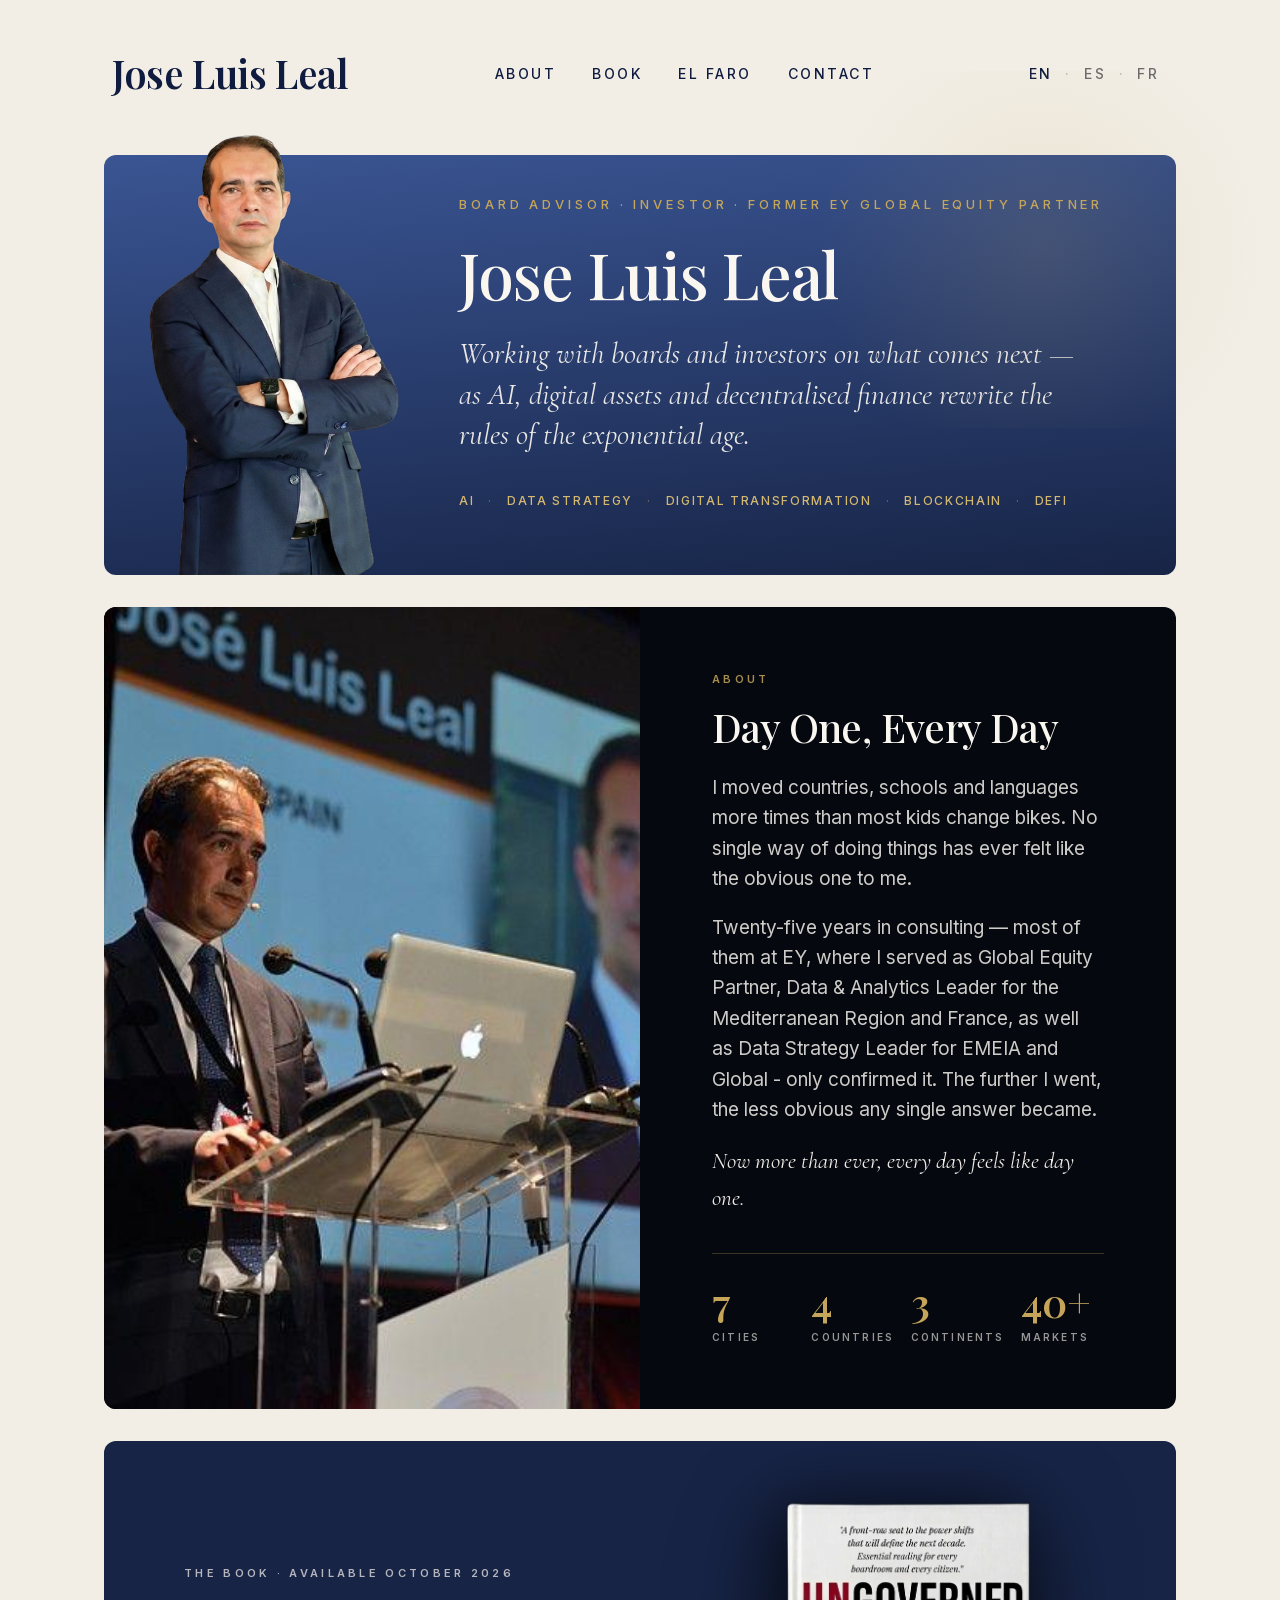
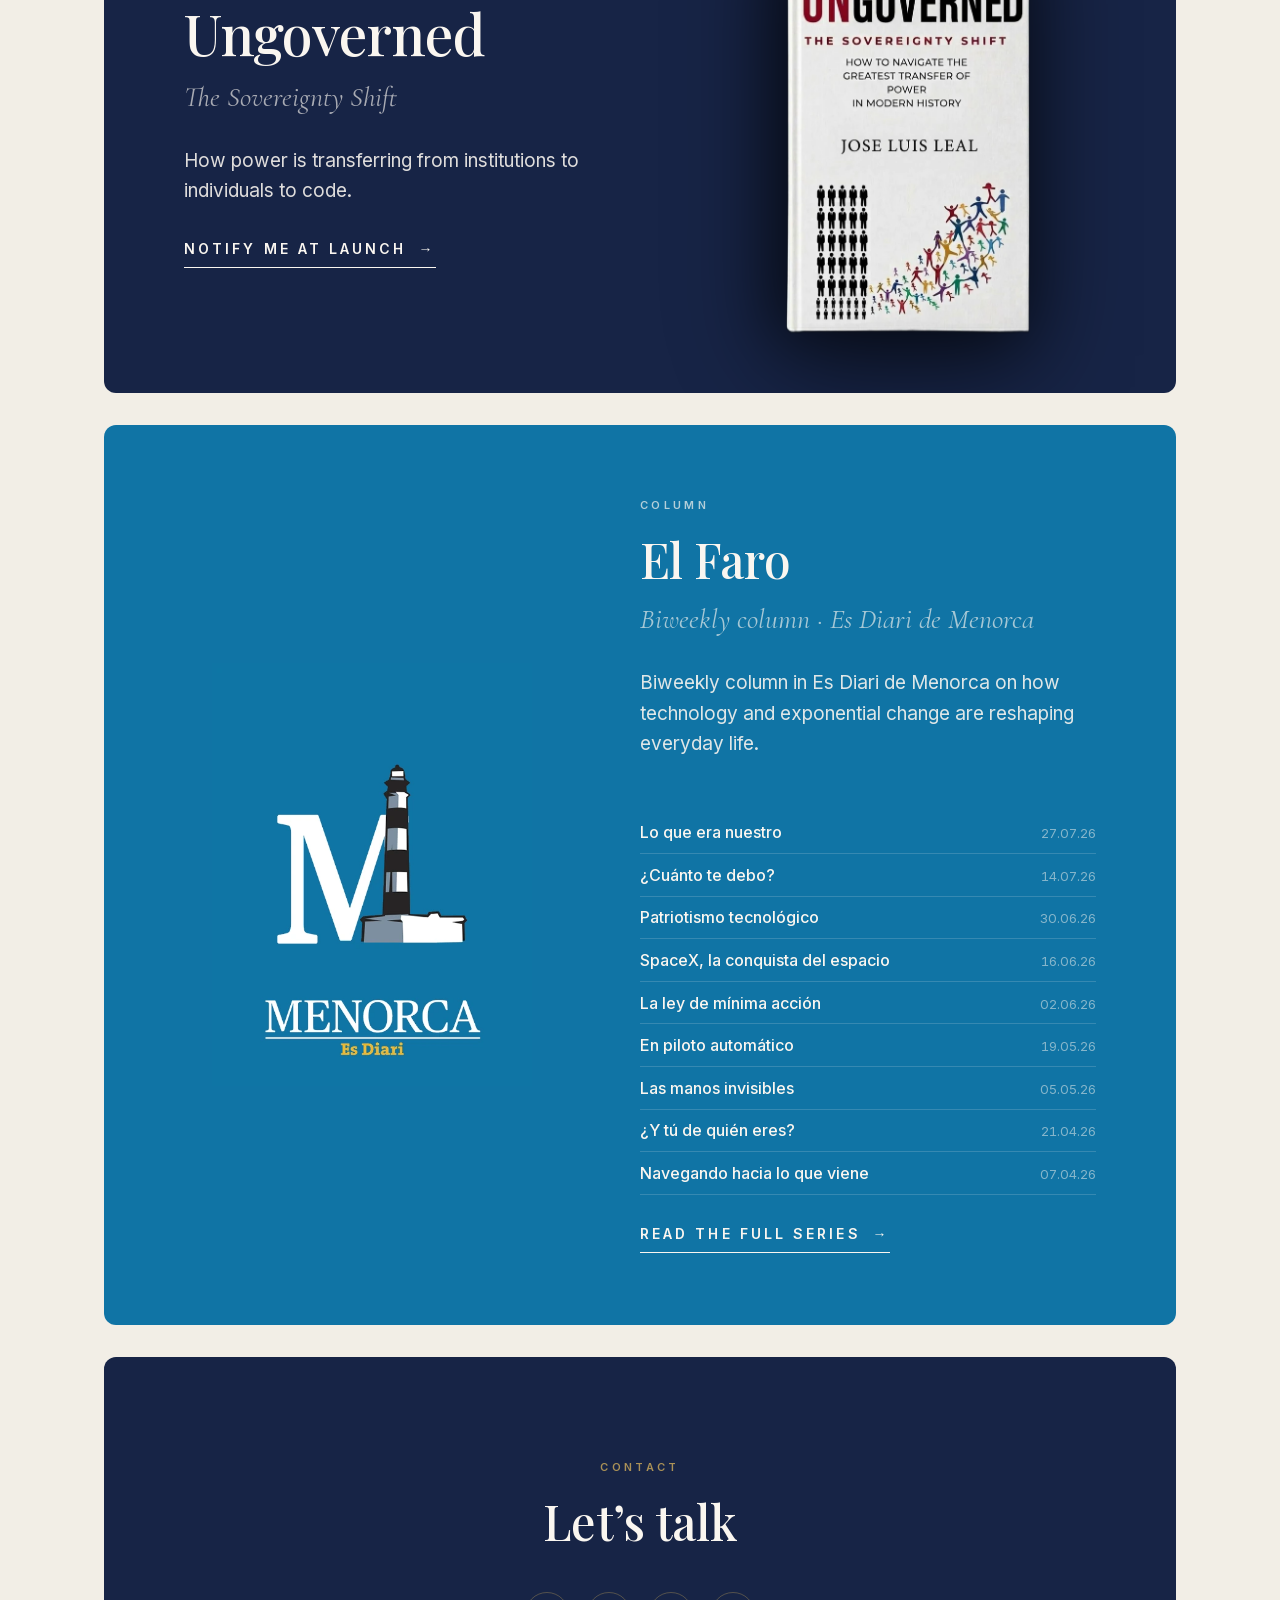
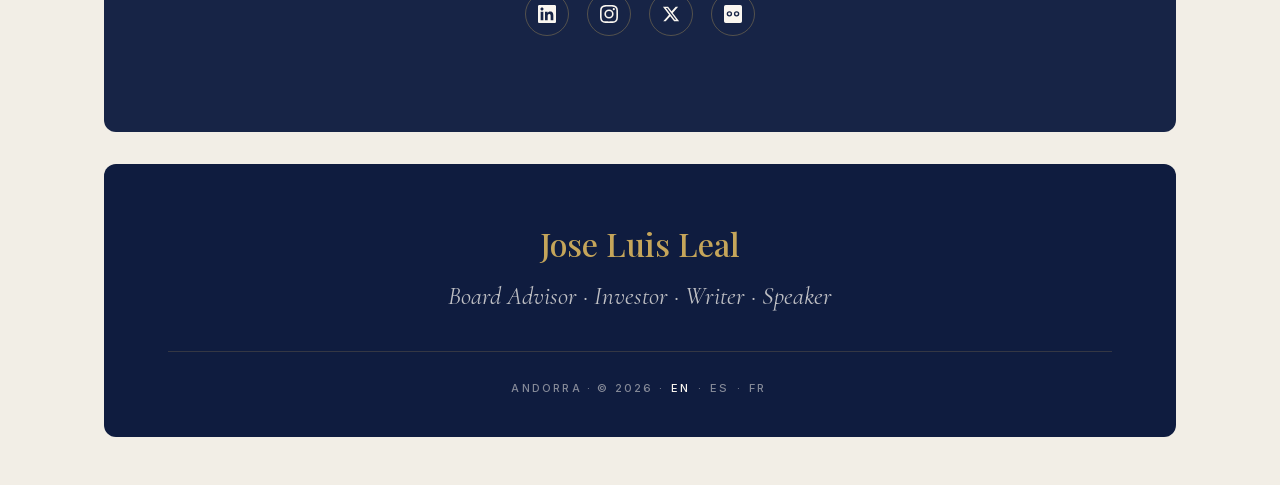
<file: index.html>
<!DOCTYPE html>
<html lang="en-US">
<head>
    <meta charset="UTF-8">
    <meta name="viewport" content="width=device-width, initial-scale=1.0">
    <link rel="icon" href="/favicon.ico" type="image/x-icon">

    <title>Jose Luis Leal | Board Advisor | Investor | Former EY Global Equity Partner</title>
    <meta name="description" content="Board Advisor & Investor. Former EY Global Equity Partner. Author of Ungoverned: The Sovereignty Shift. Writing El Faro. Based in Andorra.">
    <meta name="author" content="Jose Luis Leal">
    <meta name="robots" content="index, follow, max-snippet:-1, max-image-preview:large, max-video-preview:-1">

    <!-- Hreflang -->
    <link rel="alternate" hreflang="en" href="https://leal.info/">
    <link rel="alternate" hreflang="es" href="https://leal.info/es/">
    <link rel="alternate" hreflang="fr" href="https://leal.info/fr/">
    <link rel="alternate" hreflang="x-default" href="https://leal.info/">
    <link rel="canonical" href="https://leal.info/">

    <!-- Open Graph -->
    <meta property="og:site_name" content="Jose Luis Leal">
    <meta property="og:title" content="Jose Luis Leal | Board Advisor | Investor | Former EY Global Equity Partner">
    <meta property="og:description" content="Working with boards and investors on what comes next. Former EY Global Equity Partner. Author of Ungoverned: The Sovereignty Shift. Based in Andorra.">
    <meta property="og:type" content="profile">
    <meta property="og:url" content="https://leal.info/">
    <meta property="og:locale" content="en_US">
    <meta property="og:locale:alternate" content="es_ES">
    <meta property="og:locale:alternate" content="fr_FR">
    <meta property="og:image" content="https://leal.info/assets/images/og-image.jpg">
    <meta property="og:image:width" content="1200">
    <meta property="og:image:height" content="630">
    <meta property="og:image:alt" content="Jose Luis Leal — Board Advisor & Investor">
    <meta property="profile:first_name" content="Jose Luis">
    <meta property="profile:last_name" content="Leal">

    <!-- Twitter Card -->
    <meta name="twitter:card" content="summary_large_image">
    <meta name="twitter:title" content="Jose Luis Leal | Board Advisor | Investor | Former EY Global Equity Partner">
    <meta name="twitter:description" content="Working with boards and investors on what comes next. Former EY Global Equity Partner. Based in Andorra.">
    <meta name="twitter:image" content="https://leal.info/assets/images/og-image.jpg">
    <meta name="twitter:image:alt" content="Jose Luis Leal — Board Advisor & Investor">

    <!-- Schema.org JSON-LD -->
    <script type="application/ld+json">
    {
        "@context": "https://schema.org",
        "@graph": [
            {
                "@type": "Person",
                "@id": "https://leal.info/#person",
                "name": "Jose Luis Leal",
                "alternateName": ["José Luis Leal", "José Leal", "Jose Leal"],
                "url": "https://leal.info/",
                "image": [
                    "https://leal.info/assets/images/jose-luis-leal-board-advisor-investor.webp",
                    "https://leal.info/assets/images/jose-luis-leal-investor.webp"
                ],
                "jobTitle": "Board Advisor & Investor",
                "description": "Board Advisor & Investor. Former EY Global Equity Partner across 40+ markets. Author of Ungoverned: The Sovereignty Shift. Writing El Faro column in Es Diari de Menorca.",
                "disambiguatingDescription": "Spanish board advisor, investor and Telecommunications Engineer, born in Seville and based in Andorra; former EY Global Equity Partner across 40+ markets; author of Ungoverned and columnist for Es Diari de Menorca.",
                "knowsLanguage": ["en", "es", "fr", "ca"],
                "nationality": { "@type": "Country", "name": "Spain" },
                "birthPlace": { "@type": "Place", "name": "Sevilla, Spain" },
                "homeLocation": { "@type": "Place", "name": "Andorra" },
                "alumniOf": [
                    { "@type": "CollegeOrUniversity", "name": "Harvard Business School" }
                ],
                "hasOccupation": [
                    { "@type": "Occupation", "name": "Board Advisor" },
                    { "@type": "Occupation", "name": "Investor" },
                    { "@type": "Occupation", "name": "Writer" },
                    { "@type": "Occupation", "name": "Columnist" },
                    { "@type": "Occupation", "name": "Conference Speaker" }
                ],
                "knowsAbout": ["Artificial Intelligence", "Digital Transformation", "Data Strategy", "Blockchain", "Decentralized Finance", "Data Governance"],
                "sameAs": [
                    "https://www.linkedin.com/in/jose-luis-leal/",
                    "https://www.ey.com/en_es/people/jose-luis-leal",
                    "https://www.crunchbase.com/person/jose-luis-leal",
                    "https://about.me/joseluisleal",
                    "https://www.instagram.com/jose.luis.leal/",
                    "https://x.com/joseluis_leal",
                    "https://www.menorca.info/autor/jose-luis-leal.html",
                    "https://futurismocanarias.com/un-destino-para-cada-turista/",
                    "https://www.elconfidencial.com/empresas/2017-04-26/ey-ernst-young-empresas-data-analytics_1362460/"
                ]
            },
            {
                "@type": "WebSite",
                "@id": "https://leal.info/#website",
                "name": "Jose Luis Leal",
                "alternateName": ["José Luis Leal", "José Leal", "Jose Leal"],
                "url": "https://leal.info/",
                "inLanguage": ["en", "es", "fr"],
                "publisher": { "@id": "https://leal.info/#person" }
            },
            {
                "@type": "Book",
                "@id": "https://leal.info/#ungoverned",
                "name": "Ungoverned: The Sovereignty Shift",
                "alternateName": "Ungoverned",
                "description": "How power is transferring from institutions to individuals to code. A front-row account of the greatest transfer of power in modern history.",
                "author": { "@id": "https://leal.info/#person" },
                "inLanguage": "en",
                "image": "https://leal.info/assets/images/ungoverned-cover.webp",
                "datePublished": "2026-10",
                "bookFormat": "https://schema.org/Hardcover"
            },
            {
                "@type": "ItemList",
                "@id": "https://leal.info/#el-faro",
                "name": "El Faro — columns by Jose Luis Leal in Es Diari de Menorca",
                "itemListOrder": "https://schema.org/ItemListOrderDescending",
                "itemListElement": [
{ "@type": "ListItem", "position": 1, "item": {
"@type": "Article", "headline": "Lo que era nuestro",
"datePublished": "2026-07-27",
"author": { "@id": "https://leal.info/#person" },
"publisher": { "@type": "NewsMediaOrganization", "name": "Es Diari de Menorca" },
"url": "https://www.menorca.info/opinion/firmas-del-dia/2026/07/27/2677653/era-nuestro.html",
"mainEntityOfPage": "https://www.menorca.info/opinion/firmas-del-dia/2026/07/27/2677653/era-nuestro.html"
}},
{ "@type": "ListItem", "position": 2, "item": {
"@type": "Article", "headline": "¿Cuánto te debo?",
"datePublished": "2026-07-14",
"author": { "@id": "https://leal.info/#person" },
"publisher": { "@type": "NewsMediaOrganization", "name": "Es Diari de Menorca" },
"url": "https://www.menorca.info/opinion/firmas-del-dia/2026/07/14/2669285/cuanto-debo.html",
"mainEntityOfPage": "https://www.menorca.info/opinion/firmas-del-dia/2026/07/14/2669285/cuanto-debo.html"
}},
{ "@type": "ListItem", "position": 3, "item": {
"@type": "Article", "headline": "Patriotismo tecnológico",
"datePublished": "2026-06-30",
"author": { "@id": "https://leal.info/#person" },
"publisher": { "@type": "NewsMediaOrganization", "name": "Es Diari de Menorca" },
"url": "https://www.menorca.info/opinion/firmas-del-dia/2026/06/30/2660111/patriotismo-tecnologico.html",
"mainEntityOfPage": "https://www.menorca.info/opinion/firmas-del-dia/2026/06/30/2660111/patriotismo-tecnologico.html"
}},
{ "@type": "ListItem", "position": 4, "item": {
"@type": "Article", "headline": "SpaceX, la conquista del espacio",
"datePublished": "2026-06-16",
"author": { "@id": "https://leal.info/#person" },
"publisher": { "@type": "NewsMediaOrganization", "name": "Es Diari de Menorca" },
"url": "https://www.menorca.info/opinion/firmas-del-dia/2026/06/16/2650657/spacex-conquista-del-espacio.html",
"mainEntityOfPage": "https://www.menorca.info/opinion/firmas-del-dia/2026/06/16/2650657/spacex-conquista-del-espacio.html"
}},
{ "@type": "ListItem", "position": 5, "item": {
"@type": "Article", "headline": "La ley de mínima acción",
"datePublished": "2026-06-02",
"author": { "@id": "https://leal.info/#person" },
"publisher": { "@type": "NewsMediaOrganization", "name": "Es Diari de Menorca" },
"url": "https://www.menorca.info/opinion/firmas-del-dia/2026/06/02/2641273/ley-minima-accion.html",
"mainEntityOfPage": "https://www.menorca.info/opinion/firmas-del-dia/2026/06/02/2641273/ley-minima-accion.html"
}},
{ "@type": "ListItem", "position": 6, "item": {
"@type": "Article", "headline": "En piloto automático",
"datePublished": "2026-05-19",
"author": { "@id": "https://leal.info/#person" },
"publisher": { "@type": "NewsMediaOrganization", "name": "Es Diari de Menorca" },
"url": "https://www.menorca.info/opinion/firmas-del-dia/2026/05/19/2631891/piloto-automatico-1.html",
"mainEntityOfPage": "https://www.menorca.info/opinion/firmas-del-dia/2026/05/19/2631891/piloto-automatico-1.html"
}},
{ "@type": "ListItem", "position": 7, "item": {
"@type": "Article", "headline": "Las manos invisibles",
"datePublished": "2026-05-05",
"author": { "@id": "https://leal.info/#person" },
"publisher": { "@type": "NewsMediaOrganization", "name": "Es Diari de Menorca" },
"url": "https://www.menorca.info/opinion/firmas-del-dia/2026/05/05/2622237/manos-invisibles.html",
"mainEntityOfPage": "https://www.menorca.info/opinion/firmas-del-dia/2026/05/05/2622237/manos-invisibles.html"
}},
{ "@type": "ListItem", "position": 8, "item": {
"@type": "Article", "headline": "¿Y tú de quién eres?",
"datePublished": "2026-04-21",
"author": { "@id": "https://leal.info/#person" },
"publisher": { "@type": "NewsMediaOrganization", "name": "Es Diari de Menorca" },
"url": "https://www.menorca.info/opinion/firmas-del-dia/2026/04/21/2612949/quien-eres-3.html",
"mainEntityOfPage": "https://www.menorca.info/opinion/firmas-del-dia/2026/04/21/2612949/quien-eres-3.html"
}},
{ "@type": "ListItem", "position": 9, "item": {
"@type": "Article", "headline": "Navegando hacia lo que viene",
"datePublished": "2026-04-07",
"author": { "@id": "https://leal.info/#person" },
"publisher": { "@type": "NewsMediaOrganization", "name": "Es Diari de Menorca" },
"url": "https://www.menorca.info/opinion/firmas-del-dia/2026/04/07/2603755/navegando-hacia-viene.html",
"mainEntityOfPage": "https://www.menorca.info/opinion/firmas-del-dia/2026/04/07/2603755/navegando-hacia-viene.html"
}}
]
            }
        ]
    }
    </script>

    <!-- Critical font preload (most visible weight) -->
    <link rel="preload" href="/assets/fonts/playfair-display-500-normal-latin.woff2" as="font" type="font/woff2" crossorigin>

    <!-- Styles (includes self-hosted fonts) -->
    <link rel="stylesheet" href="/assets/styles.css">

    <!-- Cloudflare Web Analytics -->
    <script defer src="https://static.cloudflareinsights.com/beacon.min.js" data-cf-beacon='{"token": "393b05ad8e18427f8dd7666361b34778"}'></script>
    <!-- End Cloudflare Web Analytics -->
</head>
<body>
    <a href="#main" class="skip-link">Skip to content</a>

    <main id="main" class="page">
        <nav class="nav" aria-label="Primary">
            <a href="#" class="nav-brand">Jose Luis Leal</a>
            <ul class="nav-links">
                <li><a href="#about">About</a></li>
                <li><a href="#ungoverned">Book</a></li>
                <li><a href="#faro">El Faro</a></li>
                <li><a href="#contact">Contact</a></li>
            </ul>
            <div class="nav-lang" aria-label="Language">
                <a href="/" aria-current="page" hreflang="en">EN</a>
                <span class="sep">·</span>
                <a href="/es/" hreflang="es">ES</a>
                <span class="sep">·</span>
                <a href="/fr/" hreflang="fr">FR</a>
            </div>
        </nav>

        <!-- HERO -->
        <section class="rect rect-navy hero">
            <img class="hero-portrait"
                 src="/assets/images/jose-luis-leal-portrait.webp"
                 alt="Jose Luis Leal, Board Advisor and former EY Global Equity Partner, based in Andorra"
                 fetchpriority="high">
            <div class="hero-content">
                <p class="hero-kicker">Board Advisor · Investor · Former EY Global Equity Partner</p>
                <h1 class="hero-name">Jose Luis Leal</h1>
                <p class="hero-tagline">Working with boards and investors on what comes next — as AI, digital assets and decentralised finance rewrite the rules of the exponential age.</p>
                <p class="hero-meta">
                    <span>AI</span><span>Data Strategy</span><span>Digital Transformation</span><span>Blockchain</span><span>DeFi</span>
                </p>
            </div>
        </section>

        <!-- ABOUT -->
        <article class="rect rect-about" id="about">
            <div class="about-visual">
                <img src="/assets/images/jose-luis-leal-speaker.jpg"
                     alt="Jose Luis Leal speaking at a conference"
                     loading="lazy">
            </div>
            <div class="about-text">
                <span class="rect-label">About</span>
                <h2 class="rect-title">Day One, Every Day</h2>
                <div class="about-prose">
                    <p>I moved countries, schools and languages more times than most kids change bikes. No single way of doing things has ever felt like the obvious one to me.</p>
                    <p>Twenty-five years in consulting — most of them at EY, where I served as Global Equity Partner, Data & Analytics Leader for the Mediterranean Region and France, as well as Data Strategy Leader for EMEIA and Global -  only confirmed it. The further I went, the less obvious any single answer became.</p>
                    <p>Now more than ever, every day feels like day one.</p>
                </div>
                <div class="about-stats" aria-hidden="true">
                    <div><div class="about-stat-num">7</div><div class="about-stat-label">Cities</div></div>
                    <div><div class="about-stat-num">4</div><div class="about-stat-label">Countries</div></div>
                    <div><div class="about-stat-num">3</div><div class="about-stat-label">Continents</div></div>
                    <div><div class="about-stat-num">40+</div><div class="about-stat-label">Markets</div></div>
                </div>
            </div>
        </article>

        <!-- UNGOVERNED -->
        <article class="rect rect-ungoverned" id="ungoverned">
            <div class="ungoverned-text">
                <span class="rect-label">The Book · Available October 2026</span>
                <h2 class="rect-title">Ungoverned</h2>
                <p class="rect-subtitle">The Sovereignty Shift</p>
                <p class="rect-body">How power is transferring from institutions to individuals to code.</p>
                <a class="rect-cta" href="#contact">Notify me at launch <span class="arrow">→</span></a>
            </div>
            <div class="ungoverned-visual">
                <img class="ungoverned-cover"
                     src="/assets/images/ungoverned-cover.webp"
                     alt="Ungoverned: The Sovereignty Shift — book cover by Jose Luis Leal"
                     loading="lazy">
            </div>
        </article>

        <!-- EL FARO -->
        <article class="rect rect-faro" id="faro">
            <div class="faro-visual">
                <img src="/assets/images/menorca-es-diari.webp"
                     alt="Menorca Es Diari — lighthouse mark"
                     loading="lazy">
            </div>
            <div class="faro-text">
                <span class="rect-label">Column</span>
                <h2 class="rect-title">El Faro</h2>
                <p class="rect-subtitle">Biweekly column · Es Diari de Menorca</p>
                <p class="rect-body">Biweekly column in Es Diari de Menorca on how technology and exponential change are reshaping everyday life.</p>
                <ul class="faro-list">
                    <li><a href="https://www.menorca.info/opinion/firmas-del-dia/2026/07/27/2677653/era-nuestro.html" rel="noopener">Lo que era nuestro</a><span class="faro-date">27.07.26</span></li>
                    <li><a href="https://www.menorca.info/opinion/firmas-del-dia/2026/07/14/2669285/cuanto-debo.html" rel="noopener">¿Cuánto te debo?</a><span class="faro-date">14.07.26</span></li>
                    <li><a href="https://www.menorca.info/opinion/firmas-del-dia/2026/06/30/2660111/patriotismo-tecnologico.html" rel="noopener">Patriotismo tecnológico</a><span class="faro-date">30.06.26</span></li>
                    <li><a href="https://www.menorca.info/opinion/firmas-del-dia/2026/06/16/2650657/spacex-conquista-del-espacio.html" rel="noopener">SpaceX, la conquista del espacio</a><span class="faro-date">16.06.26</span></li>
                    <li><a href="https://www.menorca.info/opinion/firmas-del-dia/2026/06/02/2641273/ley-minima-accion.html" rel="noopener">La ley de mínima acción</a><span class="faro-date">02.06.26</span></li>
                    <li><a href="https://www.menorca.info/opinion/firmas-del-dia/2026/05/19/2631891/piloto-automatico-1.html" rel="noopener">En piloto automático</a><span class="faro-date">19.05.26</span></li>
                    <li><a href="https://www.menorca.info/opinion/firmas-del-dia/2026/05/05/2622237/manos-invisibles.html" rel="noopener">Las manos invisibles</a><span class="faro-date">05.05.26</span></li>
                    <li><a href="https://www.menorca.info/opinion/firmas-del-dia/2026/04/21/2612949/quien-eres-3.html" rel="noopener">¿Y tú de quién eres?</a><span class="faro-date">21.04.26</span></li>
                    <li><a href="https://www.menorca.info/opinion/firmas-del-dia/2026/04/07/2603755/navegando-hacia-viene.html" rel="noopener">Navegando hacia lo que viene</a><span class="faro-date">07.04.26</span></li>
                </ul>
                <a class="rect-cta" href="https://www.menorca.info/autor/jose-luis-leal.html" target="_blank" rel="noopener">Read the full series <span class="arrow">→</span></a>
            </div>
        </article>

<!-- CONTACT / SUBSCRIBE / SOCIAL -->
        <article class="rect rect-contact" id="contact">
            <span class="rect-label">Contact</span>
            <h2 class="rect-title">Let&rsquo;s talk</h2>
            <div class="social-links" aria-label="Find me elsewhere">
                <a href="https://www.linkedin.com/in/jose-luis-leal/" target="_blank" rel="noopener" aria-label="LinkedIn">
                    <svg viewBox="0 0 24 24" aria-hidden="true"><path d="M20.447 20.452h-3.554v-5.569c0-1.328-.027-3.037-1.852-3.037-1.853 0-2.136 1.445-2.136 2.939v5.667H9.351V9h3.414v1.561h.046c.477-.9 1.637-1.85 3.37-1.85 3.601 0 4.267 2.37 4.267 5.455v6.286zM5.337 7.433c-1.144 0-2.063-.926-2.063-2.065 0-1.138.92-2.063 2.063-2.063 1.14 0 2.064.925 2.064 2.063 0 1.139-.925 2.065-2.064 2.065zm1.782 13.019H3.555V9h3.564v11.452zM22.225 0H1.771C.792 0 0 .774 0 1.729v20.542C0 23.227.792 24 1.771 24h20.451C23.2 24 24 23.227 24 22.271V1.729C24 .774 23.2 0 22.222 0h.003z"/></svg>
                </a>
                <a href="https://www.instagram.com/jose.luis.leal/" target="_blank" rel="noopener" aria-label="Instagram">
                    <svg viewBox="0 0 24 24" aria-hidden="true"><path d="M12 2.163c3.204 0 3.584.012 4.85.07 3.252.148 4.771 1.691 4.919 4.919.058 1.265.069 1.645.069 4.849 0 3.205-.012 3.584-.069 4.849-.149 3.225-1.664 4.771-4.919 4.919-1.266.058-1.644.07-4.85.07-3.204 0-3.584-.012-4.849-.07-3.26-.149-4.771-1.699-4.919-4.92-.058-1.265-.07-1.644-.07-4.849 0-3.204.013-3.583.07-4.849.149-3.227 1.664-4.771 4.919-4.919 1.266-.057 1.645-.069 4.849-.069zM12 0C8.741 0 8.333.014 7.053.072 2.695.272.273 2.69.073 7.052.014 8.333 0 8.741 0 12c0 3.259.014 3.668.072 4.948.2 4.358 2.618 6.78 6.98 6.98C8.333 23.986 8.741 24 12 24c3.259 0 3.668-.014 4.948-.072 4.354-.2 6.782-2.618 6.979-6.98.059-1.28.073-1.689.073-4.948 0-3.259-.014-3.667-.072-4.947-.196-4.354-2.617-6.78-6.979-6.98C15.668.014 15.259 0 12 0zm0 5.838a6.162 6.162 0 1 0 0 12.324 6.162 6.162 0 0 0 0-12.324zM12 16a4 4 0 1 1 0-8 4 4 0 0 1 0 8zm6.406-11.845a1.44 1.44 0 1 0 0 2.881 1.44 1.44 0 0 0 0-2.881z"/></svg>
                </a>
                <a href="https://x.com/joseluis_leal" target="_blank" rel="noopener" aria-label="Twitter / X">
                    <svg viewBox="0 0 24 24" aria-hidden="true"><path d="M18.244 2.25h3.308l-7.227 8.26 8.502 11.24H16.17l-5.214-6.817L4.99 21.75H1.68l7.73-8.835L1.254 2.25H8.08l4.713 6.231zm-1.161 17.52h1.833L7.084 4.126H5.117z"/></svg>
                </a>
                <a href="https://www.crunchbase.com/person/jose-luis-leal" target="_blank" rel="noopener" aria-label="Crunchbase">
                    <svg viewBox="0 0 24 24" aria-hidden="true"><path d="M21.6 0H2.4A2.4 2.4 0 0 0 0 2.4v19.2A2.4 2.4 0 0 0 2.4 24h19.2a2.4 2.4 0 0 0 2.4-2.4V2.4A2.4 2.4 0 0 0 21.6 0zM7.2 15.348A3.548 3.548 0 0 1 3.6 11.8a3.548 3.548 0 0 1 3.6-3.548A3.548 3.548 0 0 1 10.8 11.8h-1.8A1.748 1.748 0 0 0 7.2 10.052 1.748 1.748 0 0 0 5.4 11.8a1.748 1.748 0 0 0 1.8 1.748A1.748 1.748 0 0 0 9 11.8h1.8a3.548 3.548 0 0 1-3.6 3.548zm9.6 0a3.548 3.548 0 0 1-3.6-3.548 3.548 3.548 0 0 1 3.6-3.548 3.548 3.548 0 0 1 3.6 3.548h-1.8a1.748 1.748 0 0 0-1.8-1.748 1.748 1.748 0 0 0-1.8 1.748 1.748 1.748 0 0 0 1.8 1.748 1.748 1.748 0 0 0 1.8-1.748h1.8a3.548 3.548 0 0 1-3.6 3.548z"/></svg>
                </a>
            </div>
        </article>

        <footer class="site-footer">
            <div class="footer-brand">Jose Luis Leal</div>
            <p class="footer-tagline">Board Advisor · Investor · Writer · Speaker</p>
            <div class="footer-bottom">Andorra · © 2026 · <a href="/" aria-current="page" hreflang="en">EN</a> · <a href="/es/" hreflang="es">ES</a> · <a href="/fr/" hreflang="fr">FR</a></div>
        </footer>
    </main>
</body>
</html>
</file>
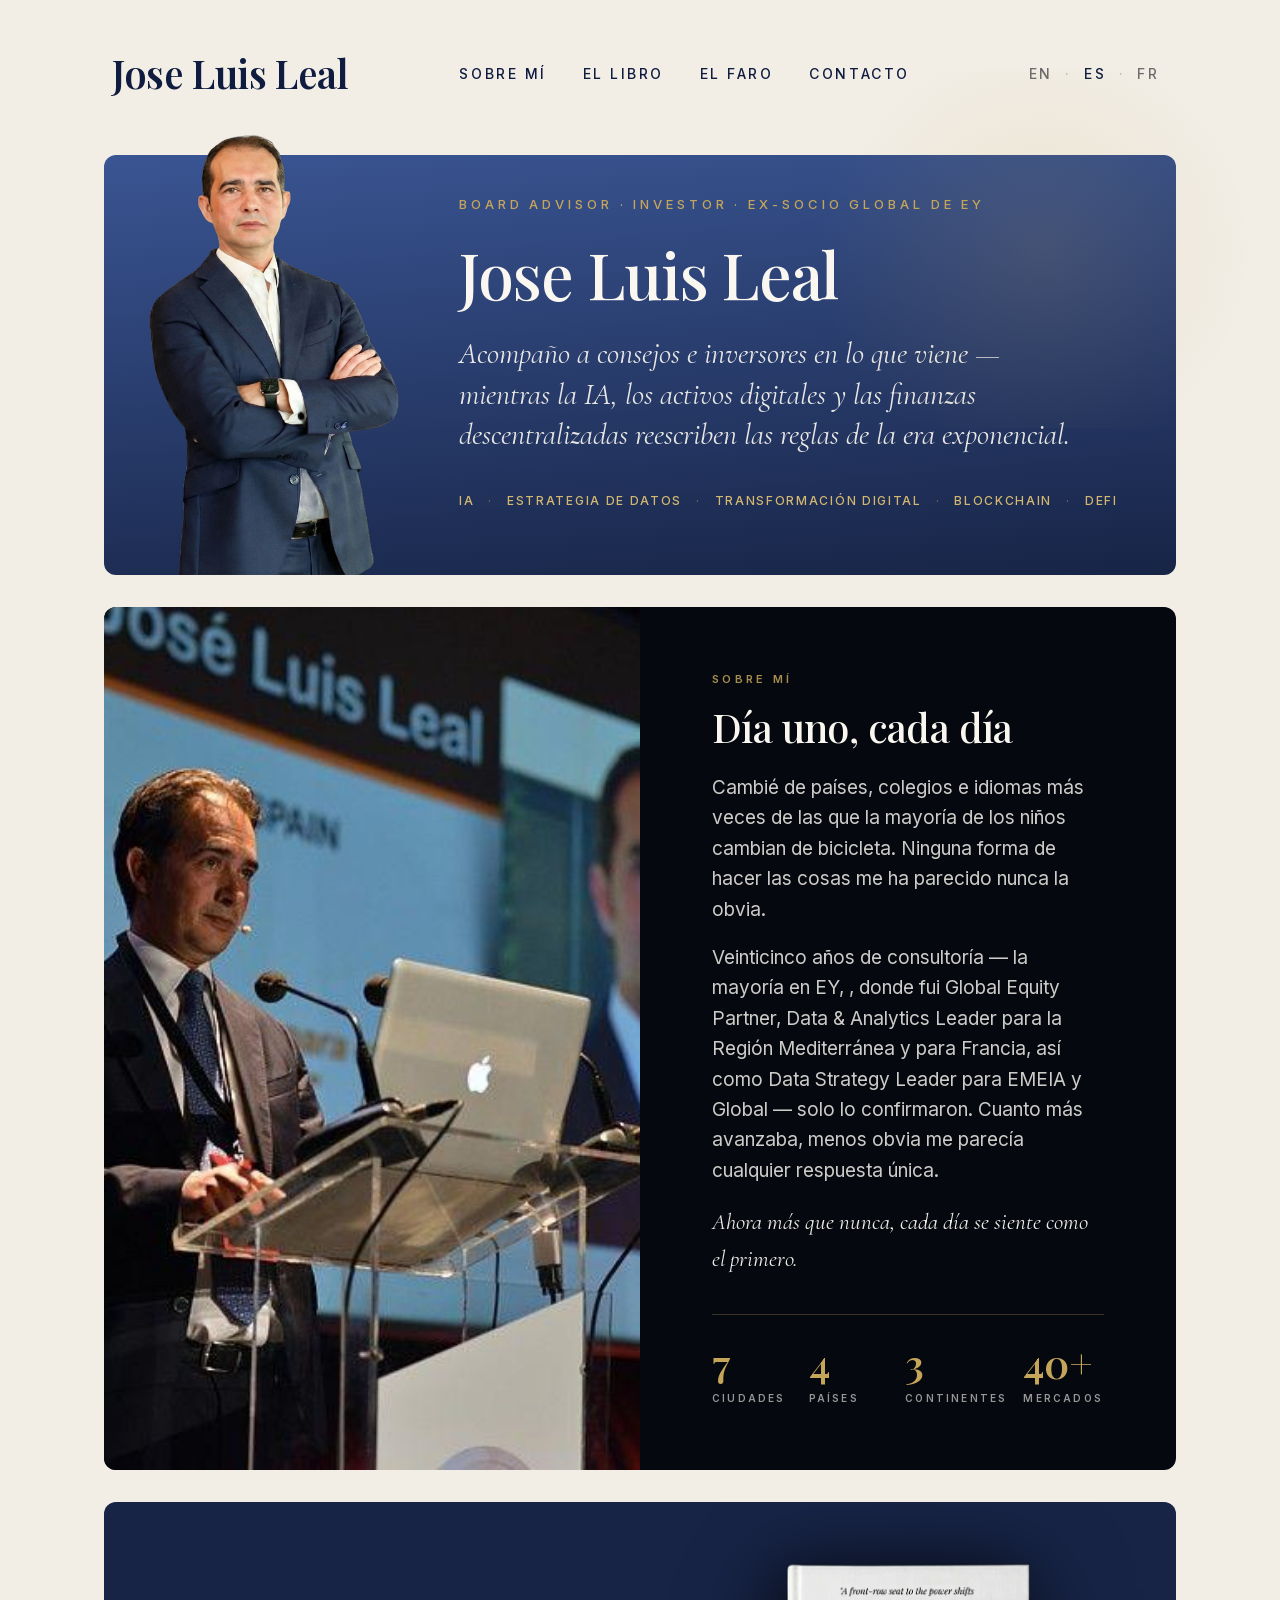
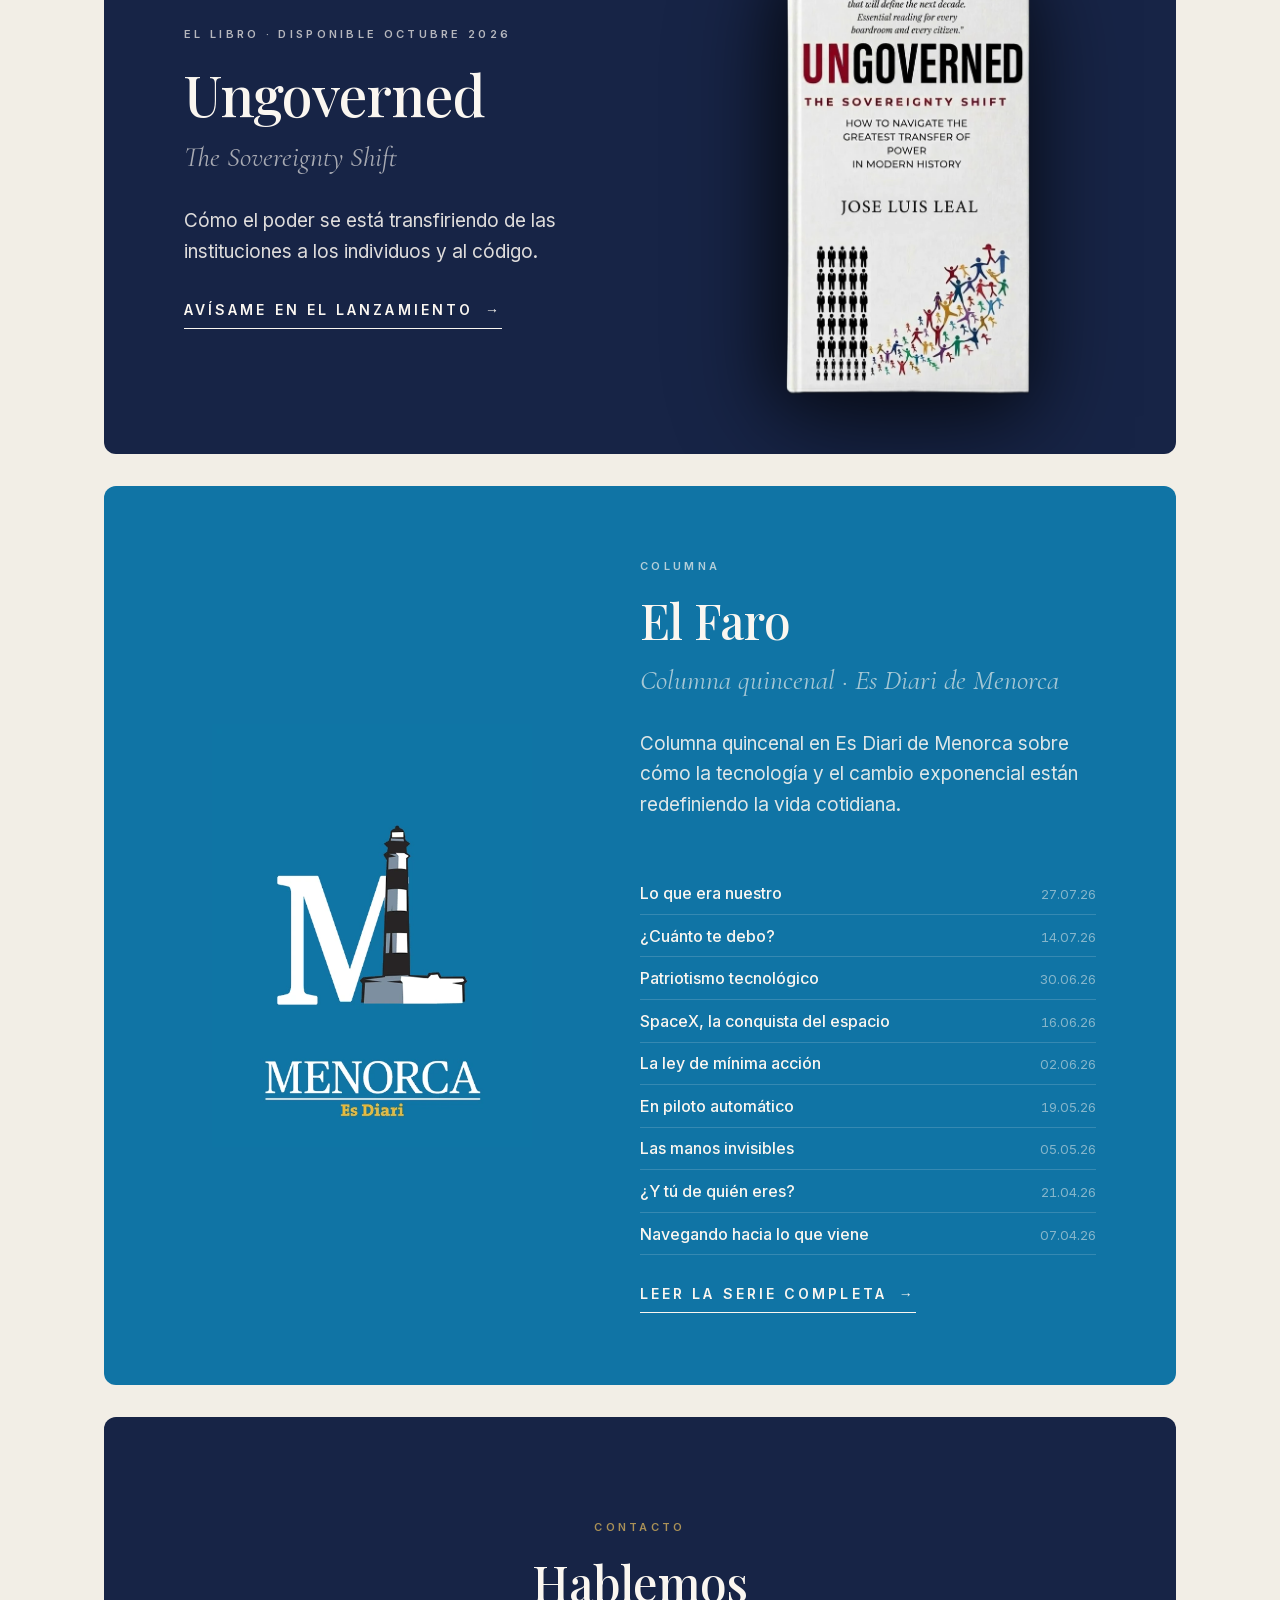
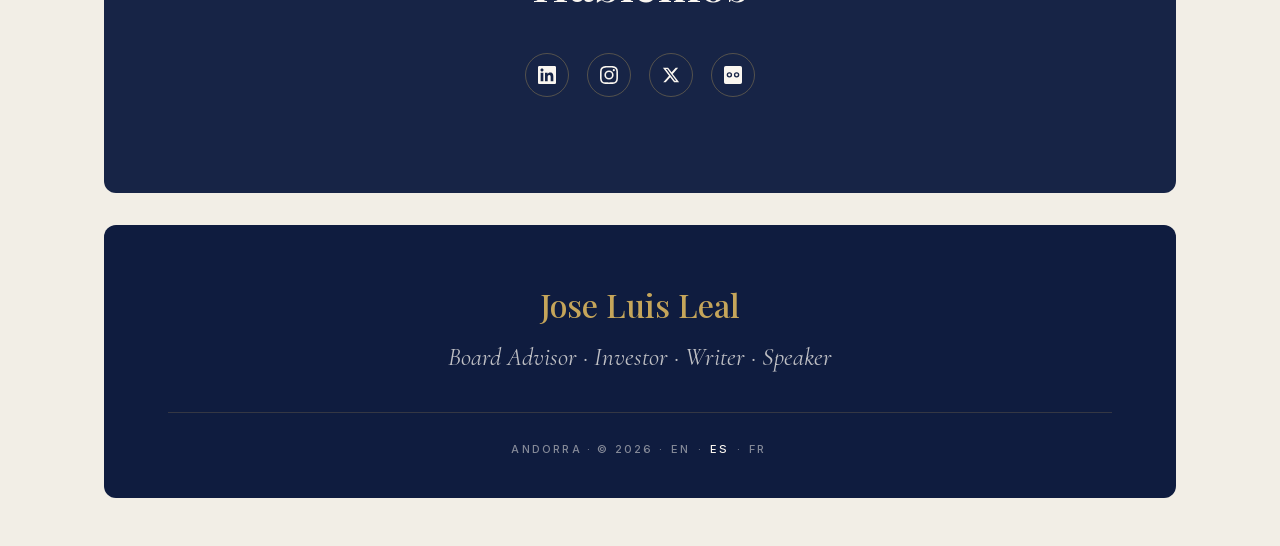
<file: es/index.html>
<!DOCTYPE html>
<html lang="es-ES">
<head>
    <meta charset="UTF-8">
    <meta name="viewport" content="width=device-width, initial-scale=1.0">
    <link rel="icon" href="/favicon.ico" type="image/x-icon">

    <title>Jose Luis Leal | Board Advisor | Investor | Ex-Socio Global de EY</title>
    <meta name="description" content="Board Advisor &amp; Investor. Ex-Socio Global de EY. Autor de Ungoverned: The Sovereignty Shift. Columnista de El Faro en Es Diari de Menorca. Residente en Andorra.">
    <meta name="author" content="Jose Luis Leal">
    <meta name="robots" content="index, follow, max-snippet:-1, max-image-preview:large, max-video-preview:-1">

    <!-- Hreflang -->
    <link rel="alternate" hreflang="en" href="https://leal.info/">
    <link rel="alternate" hreflang="es" href="https://leal.info/es/">
    <link rel="alternate" hreflang="fr" href="https://leal.info/fr/">
    <link rel="alternate" hreflang="x-default" href="https://leal.info/">
    <link rel="canonical" href="https://leal.info/es/">

    <!-- Open Graph -->
    <meta property="og:site_name" content="Jose Luis Leal">
    <meta property="og:title" content="Jose Luis Leal | Board Advisor | Investor | Ex-Socio Global de EY">
    <meta property="og:description" content="Acompaño a consejos e inversores en lo que viene. Ex-Socio Global de EY. Autor de Ungoverned: The Sovereignty Shift. Residente en Andorra.">
    <meta property="og:type" content="profile">
    <meta property="og:url" content="https://leal.info/es/">
    <meta property="og:locale" content="es_ES">
    <meta property="og:locale:alternate" content="en_US">
    <meta property="og:locale:alternate" content="fr_FR">
    <meta property="og:image" content="https://leal.info/assets/images/og-image.jpg">
    <meta property="og:image:width" content="1200">
    <meta property="og:image:height" content="630">
    <meta property="og:image:alt" content="Jose Luis Leal — Board Advisor &amp; Investor">
    <meta property="profile:first_name" content="Jose Luis">
    <meta property="profile:last_name" content="Leal">

    <!-- Twitter Card -->
    <meta name="twitter:card" content="summary_large_image">
    <meta name="twitter:title" content="Jose Luis Leal | Board Advisor | Investor | Ex-Socio Global de EY">
    <meta name="twitter:description" content="Acompaño a consejos e inversores en lo que viene. Ex-Socio Global de EY. Residente en Andorra.">
    <meta name="twitter:image" content="https://leal.info/assets/images/og-image.jpg">
    <meta name="twitter:image:alt" content="Jose Luis Leal — Board Advisor &amp; Investor">

    <!-- Schema.org JSON-LD -->
    <script type="application/ld+json">
    {
        "@context": "https://schema.org",
        "@graph": [
            {
                "@type": "Person",
                "@id": "https://leal.info/#person",
                "name": "Jose Luis Leal",
                "alternateName": ["José Luis Leal", "José Leal", "Jose Leal"],
                "url": "https://leal.info/",
                "image": [
                    "https://leal.info/assets/images/jose-luis-leal-board-advisor-investor.webp",
                    "https://leal.info/assets/images/jose-luis-leal-investor.webp"
                ],
                "jobTitle": "Board Advisor & Investor",
                "description": "Board Advisor & Investor. Former EY Global Equity Partner across 40+ markets. Author of Ungoverned: The Sovereignty Shift. Writing El Faro column in Es Diari de Menorca.",
                "disambiguatingDescription": "Spanish board advisor, investor and Telecommunications Engineer, born in Seville and based in Andorra; former EY Global Equity Partner across 40+ markets; author of Ungoverned and columnist for Es Diari de Menorca.",
                "knowsLanguage": ["en", "es", "fr", "ca"],
                "nationality": { "@type": "Country", "name": "Spain" },
                "birthPlace": { "@type": "Place", "name": "Sevilla, Spain" },
                "homeLocation": { "@type": "Place", "name": "Andorra" },
                "alumniOf": [
                    { "@type": "CollegeOrUniversity", "name": "Harvard Business School" }
                ],
                "hasOccupation": [
                    { "@type": "Occupation", "name": "Board Advisor" },
                    { "@type": "Occupation", "name": "Investor" },
                    { "@type": "Occupation", "name": "Writer" },
                    { "@type": "Occupation", "name": "Columnist" },
                    { "@type": "Occupation", "name": "Conference Speaker" }
                ],
                "knowsAbout": ["Artificial Intelligence", "Digital Transformation", "Data Strategy", "Blockchain", "Decentralized Finance", "Data Governance"],
                "sameAs": [
                    "https://www.linkedin.com/in/jose-luis-leal/",
                    "https://www.ey.com/en_es/people/jose-luis-leal",
                    "https://www.crunchbase.com/person/jose-luis-leal",
                    "https://about.me/joseluisleal",
                    "https://www.instagram.com/jose.luis.leal/",
                    "https://x.com/joseluis_leal",
                    "https://www.menorca.info/autor/jose-luis-leal.html",
                    "https://futurismocanarias.com/un-destino-para-cada-turista/",
                    "https://www.elconfidencial.com/empresas/2017-04-26/ey-ernst-young-empresas-data-analytics_1362460/"
                ]
            },
            {
                "@type": "WebSite",
                "@id": "https://leal.info/#website",
                "name": "Jose Luis Leal",
                "alternateName": ["José Luis Leal", "José Leal", "Jose Leal"],
                "url": "https://leal.info/",
                "inLanguage": ["en", "es", "fr"],
                "publisher": { "@id": "https://leal.info/#person" }
            },
            {
                "@type": "Book",
                "@id": "https://leal.info/#ungoverned",
                "name": "Ungoverned: The Sovereignty Shift",
                "alternateName": "Ungoverned",
                "description": "How power is transferring from institutions to individuals to code. A front-row account of the greatest transfer of power in modern history.",
                "author": { "@id": "https://leal.info/#person" },
                "inLanguage": "en",
                "image": "https://leal.info/assets/images/ungoverned-cover.webp",
                "datePublished": "2026-10",
                "bookFormat": "https://schema.org/Hardcover"
            },
            {
                "@type": "ItemList",
                "@id": "https://leal.info/#el-faro",
                "name": "El Faro — columns by Jose Luis Leal in Es Diari de Menorca",
                "itemListOrder": "https://schema.org/ItemListOrderDescending",
                "itemListElement": [
{ "@type": "ListItem", "position": 1, "item": {
"@type": "Article", "headline": "Lo que era nuestro",
"datePublished": "2026-07-27",
"author": { "@id": "https://leal.info/#person" },
"publisher": { "@type": "NewsMediaOrganization", "name": "Es Diari de Menorca" },
"url": "https://www.menorca.info/opinion/firmas-del-dia/2026/07/27/2677653/era-nuestro.html",
"mainEntityOfPage": "https://www.menorca.info/opinion/firmas-del-dia/2026/07/27/2677653/era-nuestro.html"
}},
{ "@type": "ListItem", "position": 2, "item": {
"@type": "Article", "headline": "¿Cuánto te debo?",
"datePublished": "2026-07-14",
"author": { "@id": "https://leal.info/#person" },
"publisher": { "@type": "NewsMediaOrganization", "name": "Es Diari de Menorca" },
"url": "https://www.menorca.info/opinion/firmas-del-dia/2026/07/14/2669285/cuanto-debo.html",
"mainEntityOfPage": "https://www.menorca.info/opinion/firmas-del-dia/2026/07/14/2669285/cuanto-debo.html"
}},
{ "@type": "ListItem", "position": 3, "item": {
"@type": "Article", "headline": "Patriotismo tecnológico",
"datePublished": "2026-06-30",
"author": { "@id": "https://leal.info/#person" },
"publisher": { "@type": "NewsMediaOrganization", "name": "Es Diari de Menorca" },
"url": "https://www.menorca.info/opinion/firmas-del-dia/2026/06/30/2660111/patriotismo-tecnologico.html",
"mainEntityOfPage": "https://www.menorca.info/opinion/firmas-del-dia/2026/06/30/2660111/patriotismo-tecnologico.html"
}},
{ "@type": "ListItem", "position": 4, "item": {
"@type": "Article", "headline": "SpaceX, la conquista del espacio",
"datePublished": "2026-06-16",
"author": { "@id": "https://leal.info/#person" },
"publisher": { "@type": "NewsMediaOrganization", "name": "Es Diari de Menorca" },
"url": "https://www.menorca.info/opinion/firmas-del-dia/2026/06/16/2650657/spacex-conquista-del-espacio.html",
"mainEntityOfPage": "https://www.menorca.info/opinion/firmas-del-dia/2026/06/16/2650657/spacex-conquista-del-espacio.html"
}},
{ "@type": "ListItem", "position": 5, "item": {
"@type": "Article", "headline": "La ley de mínima acción",
"datePublished": "2026-06-02",
"author": { "@id": "https://leal.info/#person" },
"publisher": { "@type": "NewsMediaOrganization", "name": "Es Diari de Menorca" },
"url": "https://www.menorca.info/opinion/firmas-del-dia/2026/06/02/2641273/ley-minima-accion.html",
"mainEntityOfPage": "https://www.menorca.info/opinion/firmas-del-dia/2026/06/02/2641273/ley-minima-accion.html"
}},
{ "@type": "ListItem", "position": 6, "item": {
"@type": "Article", "headline": "En piloto automático",
"datePublished": "2026-05-19",
"author": { "@id": "https://leal.info/#person" },
"publisher": { "@type": "NewsMediaOrganization", "name": "Es Diari de Menorca" },
"url": "https://www.menorca.info/opinion/firmas-del-dia/2026/05/19/2631891/piloto-automatico-1.html",
"mainEntityOfPage": "https://www.menorca.info/opinion/firmas-del-dia/2026/05/19/2631891/piloto-automatico-1.html"
}},
{ "@type": "ListItem", "position": 7, "item": {
"@type": "Article", "headline": "Las manos invisibles",
"datePublished": "2026-05-05",
"author": { "@id": "https://leal.info/#person" },
"publisher": { "@type": "NewsMediaOrganization", "name": "Es Diari de Menorca" },
"url": "https://www.menorca.info/opinion/firmas-del-dia/2026/05/05/2622237/manos-invisibles.html",
"mainEntityOfPage": "https://www.menorca.info/opinion/firmas-del-dia/2026/05/05/2622237/manos-invisibles.html"
}},
{ "@type": "ListItem", "position": 8, "item": {
"@type": "Article", "headline": "¿Y tú de quién eres?",
"datePublished": "2026-04-21",
"author": { "@id": "https://leal.info/#person" },
"publisher": { "@type": "NewsMediaOrganization", "name": "Es Diari de Menorca" },
"url": "https://www.menorca.info/opinion/firmas-del-dia/2026/04/21/2612949/quien-eres-3.html",
"mainEntityOfPage": "https://www.menorca.info/opinion/firmas-del-dia/2026/04/21/2612949/quien-eres-3.html"
}},
{ "@type": "ListItem", "position": 9, "item": {
"@type": "Article", "headline": "Navegando hacia lo que viene",
"datePublished": "2026-04-07",
"author": { "@id": "https://leal.info/#person" },
"publisher": { "@type": "NewsMediaOrganization", "name": "Es Diari de Menorca" },
"url": "https://www.menorca.info/opinion/firmas-del-dia/2026/04/07/2603755/navegando-hacia-viene.html",
"mainEntityOfPage": "https://www.menorca.info/opinion/firmas-del-dia/2026/04/07/2603755/navegando-hacia-viene.html"
}}
]
            }
        ]
    }
    </script>

    <!-- Critical font preload -->
    <link rel="preload" href="/assets/fonts/playfair-display-500-normal-latin.woff2" as="font" type="font/woff2" crossorigin>

    <!-- Styles -->
    <link rel="stylesheet" href="/assets/styles.css">

    <!-- Cloudflare Web Analytics -->
    <script defer src="https://static.cloudflareinsights.com/beacon.min.js" data-cf-beacon='{"token": "393b05ad8e18427f8dd7666361b34778"}'></script>
    <!-- End Cloudflare Web Analytics -->
</head>
<body>
    <a href="#main" class="skip-link">Saltar al contenido</a>

    <main id="main" class="page">
        <nav class="nav" aria-label="Principal">
            <a href="#" class="nav-brand">Jose Luis Leal</a>
            <ul class="nav-links">
                <li><a href="#about">Sobre mí</a></li>
                <li><a href="#ungoverned">El libro</a></li>
                <li><a href="#faro">El Faro</a></li>
                <li><a href="#contact">Contacto</a></li>
            </ul>
            <div class="nav-lang" aria-label="Idioma">
                <a href="/" hreflang="en">EN</a>
                <span class="sep">·</span>
                <a href="/es/" aria-current="page" hreflang="es">ES</a>
                <span class="sep">·</span>
                <a href="/fr/" hreflang="fr">FR</a>
            </div>
        </nav>

        <!-- HERO -->
        <section class="rect rect-navy hero">
            <img class="hero-portrait"
                 src="/assets/images/jose-luis-leal-portrait.webp"
                 alt="Jose Luis Leal, Board Advisor &amp; Investor, ex-Socio Global de EY, residente en Andorra"
                 fetchpriority="high">
            <div class="hero-content">
                <p class="hero-kicker">Board Advisor · Investor · Ex-Socio Global de EY</p>
                <h1 class="hero-name">Jose Luis Leal</h1>
                <p class="hero-tagline">Acompaño a consejos e inversores en lo que viene — mientras la IA, los activos digitales y las finanzas descentralizadas reescriben las reglas de la era exponencial.</p>
                <p class="hero-meta">
                    <span>IA</span><span>Estrategia de Datos</span><span>Transformación Digital</span><span>Blockchain</span><span>DeFi</span>
                </p>
            </div>
        </section>

        <!-- ABOUT -->
        <article class="rect rect-about" id="about">
            <div class="about-visual">
                <img src="/assets/images/jose-luis-leal-speaker.jpg"
                     alt="Jose Luis Leal impartiendo una ponencia"
                     loading="lazy">
            </div>
            <div class="about-text">
                <span class="rect-label">Sobre mí</span>
                <h2 class="rect-title">Día uno, cada día</h2>
                <div class="about-prose">
                    <p>Cambié de países, colegios e idiomas más veces de las que la mayoría de los niños cambian de bicicleta. Ninguna forma de hacer las cosas me ha parecido nunca la obvia.</p>
                    <p>Veinticinco años de consultoría — la mayoría en EY, , donde fui Global Equity Partner, Data & Analytics Leader para la Región Mediterránea y para Francia, así como Data Strategy Leader para EMEIA y Global — solo lo confirmaron. Cuanto más avanzaba, menos obvia me parecía cualquier respuesta única.</p>
                    <p>Ahora más que nunca, cada día se siente como el primero.</p>
                </div>
                <div class="about-stats" aria-hidden="true">
                    <div><div class="about-stat-num">7</div><div class="about-stat-label">Ciudades</div></div>
                    <div><div class="about-stat-num">4</div><div class="about-stat-label">Países</div></div>
                    <div><div class="about-stat-num">3</div><div class="about-stat-label">Continentes</div></div>
                    <div><div class="about-stat-num">40+</div><div class="about-stat-label">Mercados</div></div>
                </div>
            </div>
        </article>

        <!-- UNGOVERNED -->
        <article class="rect rect-ungoverned" id="ungoverned">
            <div class="ungoverned-text">
                <span class="rect-label">El libro · Disponible octubre 2026</span>
                <h2 class="rect-title">Ungoverned</h2>
                <p class="rect-subtitle">The Sovereignty Shift</p>
                <p class="rect-body">Cómo el poder se está transfiriendo de las instituciones a los individuos y al código.</p>
                <a class="rect-cta" href="#contact">Avísame en el lanzamiento <span class="arrow">→</span></a>
            </div>
            <div class="ungoverned-visual">
                <img class="ungoverned-cover"
                     src="/assets/images/ungoverned-cover.webp"
                     alt="Ungoverned: The Sovereignty Shift — portada del libro de Jose Luis Leal"
                     loading="lazy">
            </div>
        </article>

        <!-- EL FARO -->
        <article class="rect rect-faro" id="faro">
            <div class="faro-visual">
                <img src="/assets/images/menorca-es-diari.webp"
                     alt="Menorca Es Diari — lighthouse mark"
                     loading="lazy">
            </div>
            <div class="faro-text">
                <span class="rect-label">Columna</span>
                <h2 class="rect-title">El Faro</h2>
                <p class="rect-subtitle">Columna quincenal · Es Diari de Menorca</p>
                <p class="rect-body">Columna quincenal en Es Diari de Menorca sobre cómo la tecnología y el cambio exponencial están redefiniendo la vida cotidiana.</p>
                <ul class="faro-list">
                    <li><a href="https://www.menorca.info/opinion/firmas-del-dia/2026/07/27/2677653/era-nuestro.html" rel="noopener">Lo que era nuestro</a><span class="faro-date">27.07.26</span></li>
                    <li><a href="https://www.menorca.info/opinion/firmas-del-dia/2026/07/14/2669285/cuanto-debo.html" rel="noopener">¿Cuánto te debo?</a><span class="faro-date">14.07.26</span></li>
                    <li><a href="https://www.menorca.info/opinion/firmas-del-dia/2026/06/30/2660111/patriotismo-tecnologico.html" rel="noopener">Patriotismo tecnológico</a><span class="faro-date">30.06.26</span></li>
                    <li><a href="https://www.menorca.info/opinion/firmas-del-dia/2026/06/16/2650657/spacex-conquista-del-espacio.html" rel="noopener">SpaceX, la conquista del espacio</a><span class="faro-date">16.06.26</span></li>
                    <li><a href="https://www.menorca.info/opinion/firmas-del-dia/2026/06/02/2641273/ley-minima-accion.html" rel="noopener">La ley de mínima acción</a><span class="faro-date">02.06.26</span></li>
                    <li><a href="https://www.menorca.info/opinion/firmas-del-dia/2026/05/19/2631891/piloto-automatico-1.html" rel="noopener">En piloto automático</a><span class="faro-date">19.05.26</span></li>
                    <li><a href="https://www.menorca.info/opinion/firmas-del-dia/2026/05/05/2622237/manos-invisibles.html" rel="noopener">Las manos invisibles</a><span class="faro-date">05.05.26</span></li>
                    <li><a href="https://www.menorca.info/opinion/firmas-del-dia/2026/04/21/2612949/quien-eres-3.html" rel="noopener">¿Y tú de quién eres?</a><span class="faro-date">21.04.26</span></li>
                    <li><a href="https://www.menorca.info/opinion/firmas-del-dia/2026/04/07/2603755/navegando-hacia-viene.html" rel="noopener">Navegando hacia lo que viene</a><span class="faro-date">07.04.26</span></li>
                </ul>
                <a class="rect-cta" href="https://www.menorca.info/autor/jose-luis-leal.html" target="_blank" rel="noopener">Leer la serie completa <span class="arrow">→</span></a>
            </div>
        </article>

        <!-- CONTACT -->
        <article class="rect rect-contact" id="contact">
            <span class="rect-label">Contacto</span>
            <h2 class="rect-title">Hablemos</h2>
            <div class="social-links" aria-label="Redes sociales">
                <a href="https://www.linkedin.com/in/jose-luis-leal/" target="_blank" rel="noopener" aria-label="LinkedIn">
                    <svg viewBox="0 0 24 24" aria-hidden="true"><path d="M20.447 20.452h-3.554v-5.569c0-1.328-.027-3.037-1.852-3.037-1.853 0-2.136 1.445-2.136 2.939v5.667H9.351V9h3.414v1.561h.046c.477-.9 1.637-1.85 3.37-1.85 3.601 0 4.267 2.37 4.267 5.455v6.286zM5.337 7.433c-1.144 0-2.063-.926-2.063-2.065 0-1.138.92-2.063 2.063-2.063 1.14 0 2.064.925 2.064 2.063 0 1.139-.925 2.065-2.064 2.065zm1.782 13.019H3.555V9h3.564v11.452zM22.225 0H1.771C.792 0 0 .774 0 1.729v20.542C0 23.227.792 24 1.771 24h20.451C23.2 24 24 23.227 24 22.271V1.729C24 .774 23.2 0 22.222 0h.003z"/></svg>
                </a>
                <a href="https://www.instagram.com/jose.luis.leal/" target="_blank" rel="noopener" aria-label="Instagram">
                    <svg viewBox="0 0 24 24" aria-hidden="true"><path d="M12 2.163c3.204 0 3.584.012 4.85.07 3.252.148 4.771 1.691 4.919 4.919.058 1.265.069 1.645.069 4.849 0 3.205-.012 3.584-.069 4.849-.149 3.225-1.664 4.771-4.919 4.919-1.266.058-1.644.07-4.85.07-3.204 0-3.584-.012-4.849-.07-3.26-.149-4.771-1.699-4.919-4.92-.058-1.265-.07-1.644-.07-4.849 0-3.204.013-3.583.07-4.849.149-3.227 1.664-4.771 4.919-4.919 1.266-.057 1.645-.069 4.849-.069zM12 0C8.741 0 8.333.014 7.053.072 2.695.272.273 2.69.073 7.052.014 8.333 0 8.741 0 12c0 3.259.014 3.668.072 4.948.2 4.358 2.618 6.78 6.98 6.98C8.333 23.986 8.741 24 12 24c3.259 0 3.668-.014 4.948-.072 4.354-.2 6.782-2.618 6.979-6.98.059-1.28.073-1.689.073-4.948 0-3.259-.014-3.667-.072-4.947-.196-4.354-2.617-6.78-6.979-6.98C15.668.014 15.259 0 12 0zm0 5.838a6.162 6.162 0 1 0 0 12.324 6.162 6.162 0 0 0 0-12.324zM12 16a4 4 0 1 1 0-8 4 4 0 0 1 0 8zm6.406-11.845a1.44 1.44 0 1 0 0 2.881 1.44 1.44 0 0 0 0-2.881z"/></svg>
                </a>
                <a href="https://x.com/joseluis_leal" target="_blank" rel="noopener" aria-label="Twitter / X">
                    <svg viewBox="0 0 24 24" aria-hidden="true"><path d="M18.244 2.25h3.308l-7.227 8.26 8.502 11.24H16.17l-5.214-6.817L4.99 21.75H1.68l7.73-8.835L1.254 2.25H8.08l4.713 6.231zm-1.161 17.52h1.833L7.084 4.126H5.117z"/></svg>
                </a>
                <a href="https://www.crunchbase.com/person/jose-luis-leal" target="_blank" rel="noopener" aria-label="Crunchbase">
                    <svg viewBox="0 0 24 24" aria-hidden="true"><path d="M21.6 0H2.4A2.4 2.4 0 0 0 0 2.4v19.2A2.4 2.4 0 0 0 2.4 24h19.2a2.4 2.4 0 0 0 2.4-2.4V2.4A2.4 2.4 0 0 0 21.6 0zM7.2 15.348A3.548 3.548 0 0 1 3.6 11.8a3.548 3.548 0 0 1 3.6-3.548A3.548 3.548 0 0 1 10.8 11.8h-1.8A1.748 1.748 0 0 0 7.2 10.052 1.748 1.748 0 0 0 5.4 11.8a1.748 1.748 0 0 0 1.8 1.748A1.748 1.748 0 0 0 9 11.8h1.8a3.548 3.548 0 0 1-3.6 3.548zm9.6 0a3.548 3.548 0 0 1-3.6-3.548 3.548 3.548 0 0 1 3.6-3.548 3.548 3.548 0 0 1 3.6 3.548h-1.8a1.748 1.748 0 0 0-1.8-1.748 1.748 1.748 0 0 0-1.8 1.748 1.748 1.748 0 0 0 1.8 1.748 1.748 1.748 0 0 0 1.8-1.748h1.8a3.548 3.548 0 0 1-3.6 3.548z"/></svg>
                </a>
            </div>
        </article>

        <footer class="site-footer">
            <div class="footer-brand">Jose Luis Leal</div>
            <p class="footer-tagline">Board Advisor · Investor · Writer · Speaker</p>
            <div class="footer-bottom">Andorra · © 2026 · <a href="/" hreflang="en">EN</a> · <a href="/es/" aria-current="page" hreflang="es">ES</a> · <a href="/fr/" hreflang="fr">FR</a></div>
        </footer>
    </main>
</body>
</html>
</file>
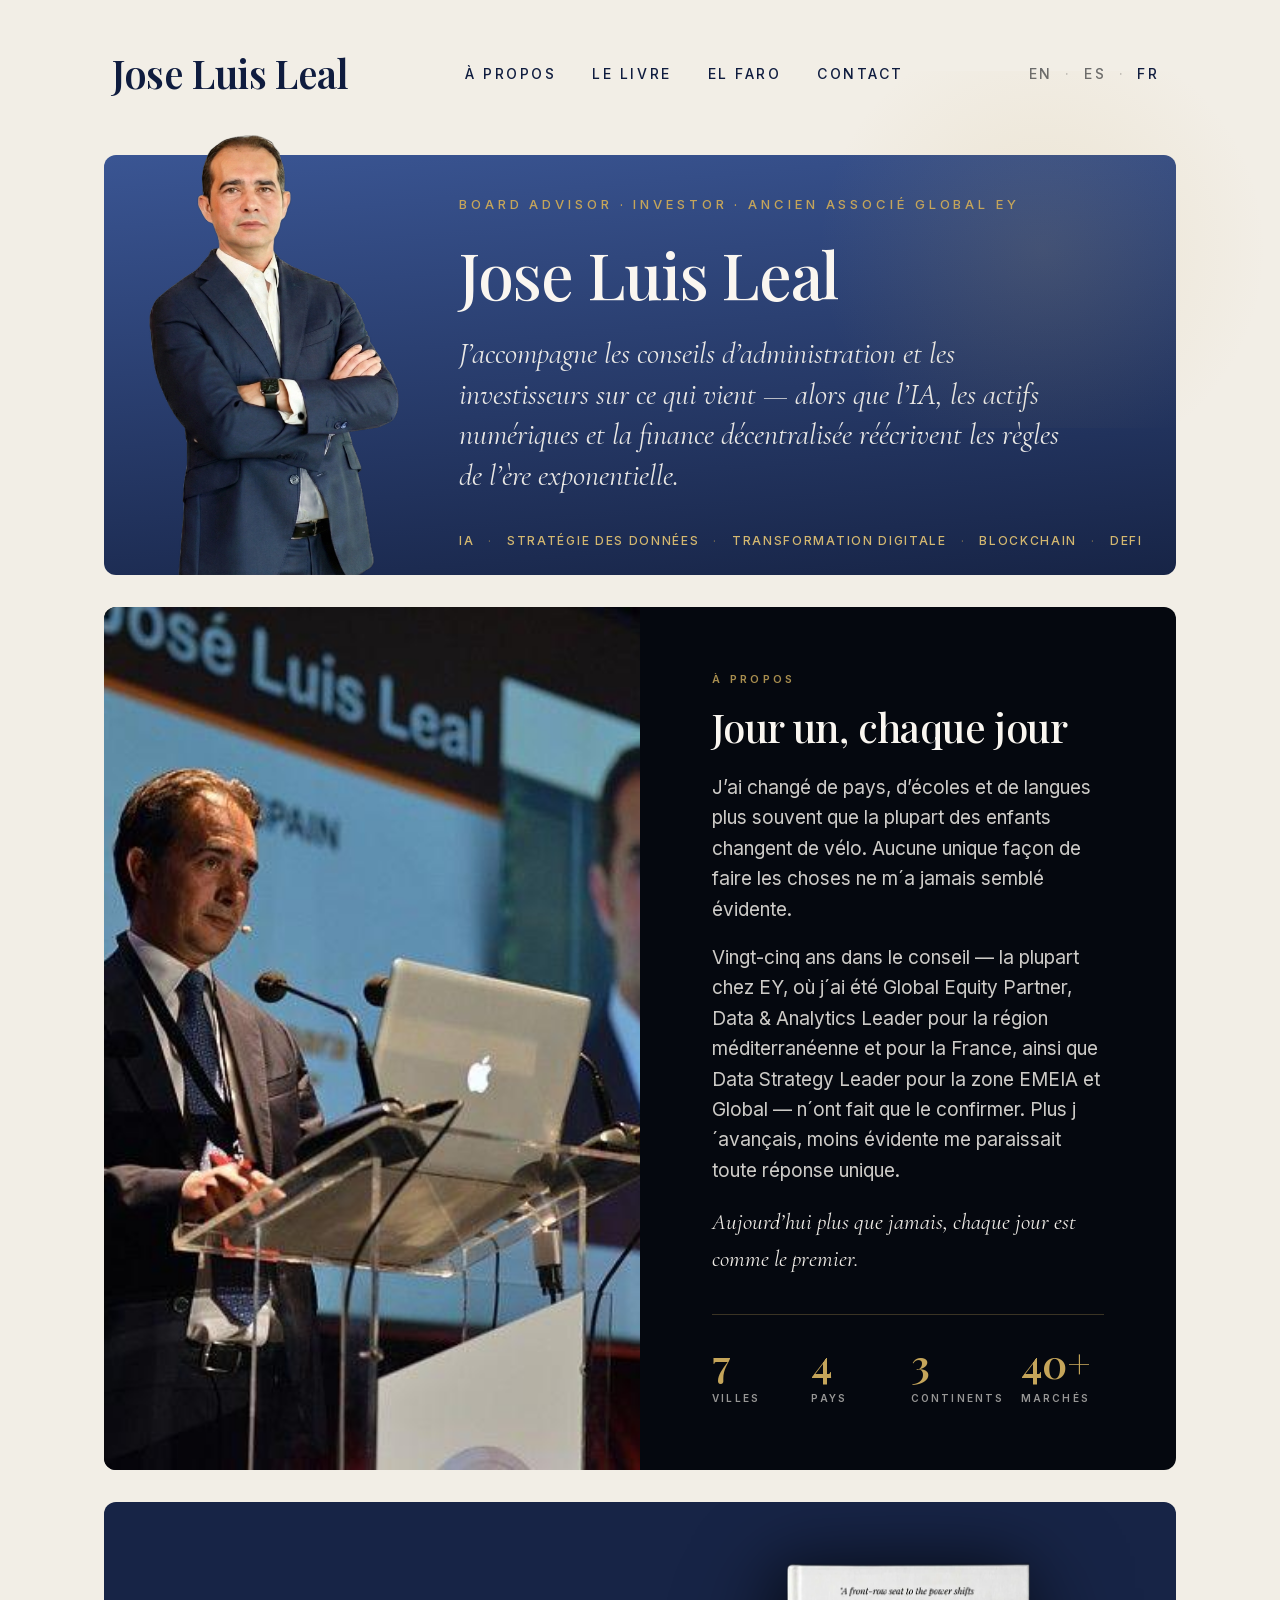
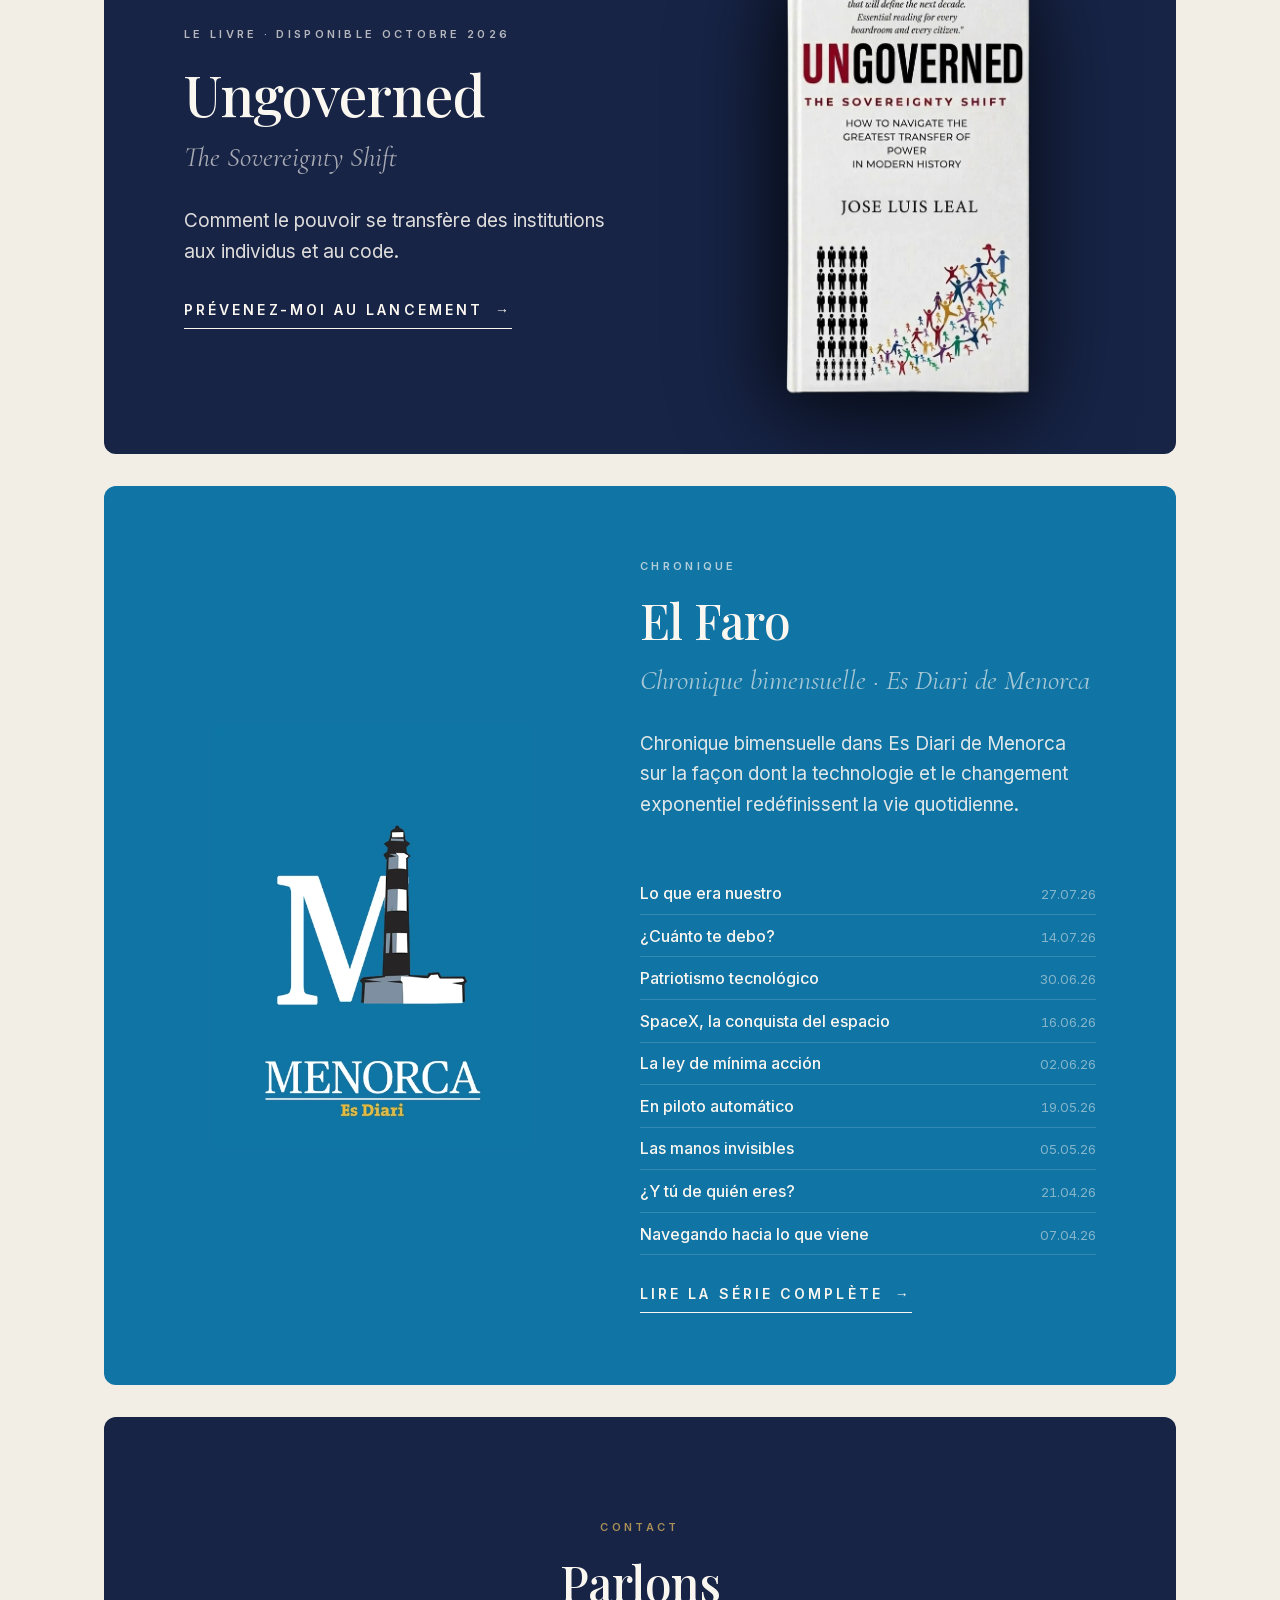
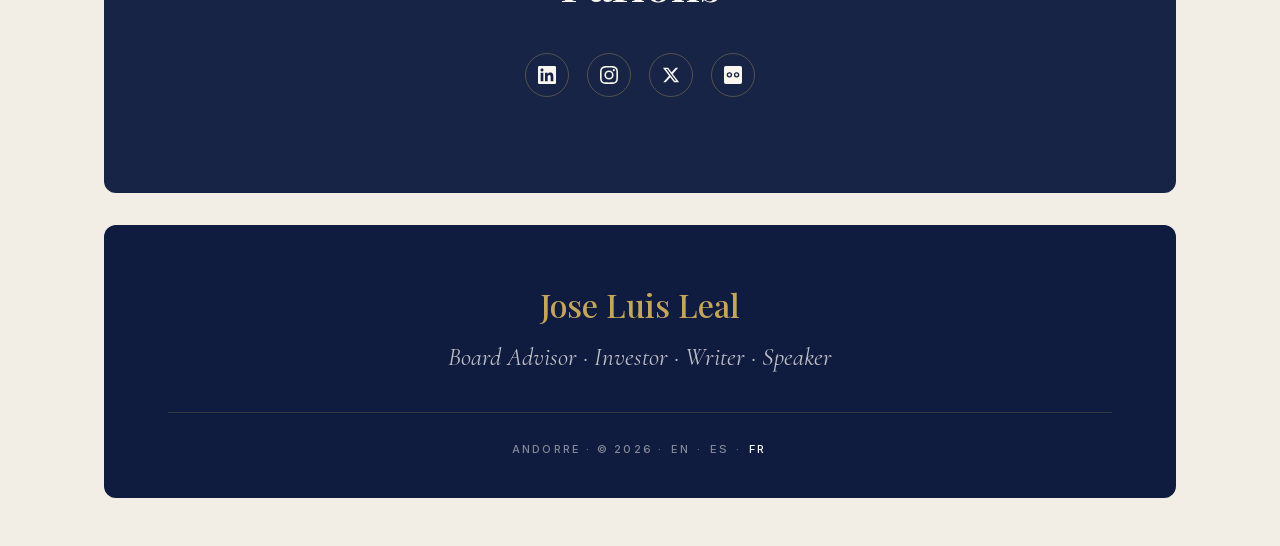
<file: fr/index.html>
<!DOCTYPE html>
<html lang="fr-FR">
<head>
    <meta charset="UTF-8">
    <meta name="viewport" content="width=device-width, initial-scale=1.0">
    <link rel="icon" href="/favicon.ico" type="image/x-icon">

    <title>Jose Luis Leal | Board Advisor | Investor | Ancien Associé Global EY</title>
    <meta name="description" content="Board Advisor &amp; Investor. Ancien Associé Global EY. Auteur de Ungoverned: The Sovereignty Shift. Chroniqueur de El Faro dans Es Diari de Menorca. Résident en Andorre.">
    <meta name="author" content="Jose Luis Leal">
    <meta name="robots" content="index, follow, max-snippet:-1, max-image-preview:large, max-video-preview:-1">

    <!-- Hreflang -->
    <link rel="alternate" hreflang="en" href="https://leal.info/">
    <link rel="alternate" hreflang="es" href="https://leal.info/es/">
    <link rel="alternate" hreflang="fr" href="https://leal.info/fr/">
    <link rel="alternate" hreflang="x-default" href="https://leal.info/">
    <link rel="canonical" href="https://leal.info/fr/">

    <!-- Open Graph -->
    <meta property="og:site_name" content="Jose Luis Leal">
    <meta property="og:title" content="Jose Luis Leal | Board Advisor | Investor | Ancien Associé Global EY">
    <meta property="og:description" content="J'accompagne les conseils d'administration et les investisseurs sur ce qui vient. Ancien Associé Global EY. Auteur de Ungoverned: The Sovereignty Shift. Résident en Andorre.">
    <meta property="og:type" content="profile">
    <meta property="og:url" content="https://leal.info/fr/">
    <meta property="og:locale" content="fr_FR">
    <meta property="og:locale:alternate" content="en_US">
    <meta property="og:locale:alternate" content="es_ES">
    <meta property="og:image" content="https://leal.info/assets/images/og-image.jpg">
    <meta property="og:image:width" content="1200">
    <meta property="og:image:height" content="630">
    <meta property="og:image:alt" content="Jose Luis Leal — Board Advisor &amp; Investor">
    <meta property="profile:first_name" content="Jose Luis">
    <meta property="profile:last_name" content="Leal">

    <!-- Twitter Card -->
    <meta name="twitter:card" content="summary_large_image">
    <meta name="twitter:title" content="Jose Luis Leal | Board Advisor | Investor | Ancien Associé Global EY">
    <meta name="twitter:description" content="J'accompagne les conseils d'administration et les investisseurs sur ce qui vient. Ancien Associé Global EY. Résident en Andorre.">
    <meta name="twitter:image" content="https://leal.info/assets/images/og-image.jpg">
    <meta name="twitter:image:alt" content="Jose Luis Leal — Board Advisor &amp; Investor">

    <!-- Schema.org JSON-LD -->
    <script type="application/ld+json">
    {
        "@context": "https://schema.org",
        "@graph": [
            {
                "@type": "Person",
                "@id": "https://leal.info/#person",
                "name": "Jose Luis Leal",
                "alternateName": ["José Luis Leal", "José Leal", "Jose Leal"],
                "url": "https://leal.info/",
                "image": [
                    "https://leal.info/assets/images/jose-luis-leal-board-advisor-investor.webp",
                    "https://leal.info/assets/images/jose-luis-leal-investor.webp"
                ],
                "jobTitle": "Board Advisor & Investor",
                "description": "Board Advisor & Investor. Former EY Global Equity Partner across 40+ markets. Author of Ungoverned: The Sovereignty Shift. Writing El Faro column in Es Diari de Menorca.",
                "disambiguatingDescription": "Spanish board advisor, investor and Telecommunications Engineer, born in Seville and based in Andorra; former EY Global Equity Partner across 40+ markets; author of Ungoverned and columnist for Es Diari de Menorca.",
                "knowsLanguage": ["en", "es", "fr", "ca"],
                "nationality": { "@type": "Country", "name": "Spain" },
                "birthPlace": { "@type": "Place", "name": "Sevilla, Spain" },
                "homeLocation": { "@type": "Place", "name": "Andorra" },
                "alumniOf": [
                    { "@type": "CollegeOrUniversity", "name": "Harvard Business School" }
                ],
                "hasOccupation": [
                    { "@type": "Occupation", "name": "Board Advisor" },
                    { "@type": "Occupation", "name": "Investor" },
                    { "@type": "Occupation", "name": "Writer" },
                    { "@type": "Occupation", "name": "Columnist" },
                    { "@type": "Occupation", "name": "Conference Speaker" }
                ],
                "knowsAbout": ["Artificial Intelligence", "Digital Transformation", "Data Strategy", "Blockchain", "Decentralized Finance", "Data Governance"],
                "sameAs": [
                    "https://www.linkedin.com/in/jose-luis-leal/",
                    "https://www.ey.com/en_es/people/jose-luis-leal",
                    "https://www.crunchbase.com/person/jose-luis-leal",
                    "https://about.me/joseluisleal",
                    "https://www.instagram.com/jose.luis.leal/",
                    "https://x.com/joseluis_leal",
                    "https://www.menorca.info/autor/jose-luis-leal.html",
                    "https://futurismocanarias.com/un-destino-para-cada-turista/",
                    "https://www.elconfidencial.com/empresas/2017-04-26/ey-ernst-young-empresas-data-analytics_1362460/"
                ]
            },
            {
                "@type": "WebSite",
                "@id": "https://leal.info/#website",
                "name": "Jose Luis Leal",
                "alternateName": ["José Luis Leal", "José Leal", "Jose Leal"],
                "url": "https://leal.info/",
                "inLanguage": ["en", "es", "fr"],
                "publisher": { "@id": "https://leal.info/#person" }
            },
            {
                "@type": "Book",
                "@id": "https://leal.info/#ungoverned",
                "name": "Ungoverned: The Sovereignty Shift",
                "alternateName": "Ungoverned",
                "description": "How power is transferring from institutions to individuals to code. A front-row account of the greatest transfer of power in modern history.",
                "author": { "@id": "https://leal.info/#person" },
                "inLanguage": "en",
                "image": "https://leal.info/assets/images/ungoverned-cover.webp",
                "datePublished": "2026-10",
                "bookFormat": "https://schema.org/Hardcover"
            },
            {
                "@type": "ItemList",
                "@id": "https://leal.info/#el-faro",
                "name": "El Faro — columns by Jose Luis Leal in Es Diari de Menorca",
                "itemListOrder": "https://schema.org/ItemListOrderDescending",
                "itemListElement": [
{ "@type": "ListItem", "position": 1, "item": {
"@type": "Article", "headline": "Lo que era nuestro",
"datePublished": "2026-07-27",
"author": { "@id": "https://leal.info/#person" },
"publisher": { "@type": "NewsMediaOrganization", "name": "Es Diari de Menorca" },
"url": "https://www.menorca.info/opinion/firmas-del-dia/2026/07/27/2677653/era-nuestro.html",
"mainEntityOfPage": "https://www.menorca.info/opinion/firmas-del-dia/2026/07/27/2677653/era-nuestro.html"
}},
{ "@type": "ListItem", "position": 2, "item": {
"@type": "Article", "headline": "¿Cuánto te debo?",
"datePublished": "2026-07-14",
"author": { "@id": "https://leal.info/#person" },
"publisher": { "@type": "NewsMediaOrganization", "name": "Es Diari de Menorca" },
"url": "https://www.menorca.info/opinion/firmas-del-dia/2026/07/14/2669285/cuanto-debo.html",
"mainEntityOfPage": "https://www.menorca.info/opinion/firmas-del-dia/2026/07/14/2669285/cuanto-debo.html"
}},
{ "@type": "ListItem", "position": 3, "item": {
"@type": "Article", "headline": "Patriotismo tecnológico",
"datePublished": "2026-06-30",
"author": { "@id": "https://leal.info/#person" },
"publisher": { "@type": "NewsMediaOrganization", "name": "Es Diari de Menorca" },
"url": "https://www.menorca.info/opinion/firmas-del-dia/2026/06/30/2660111/patriotismo-tecnologico.html",
"mainEntityOfPage": "https://www.menorca.info/opinion/firmas-del-dia/2026/06/30/2660111/patriotismo-tecnologico.html"
}},
{ "@type": "ListItem", "position": 4, "item": {
"@type": "Article", "headline": "SpaceX, la conquista del espacio",
"datePublished": "2026-06-16",
"author": { "@id": "https://leal.info/#person" },
"publisher": { "@type": "NewsMediaOrganization", "name": "Es Diari de Menorca" },
"url": "https://www.menorca.info/opinion/firmas-del-dia/2026/06/16/2650657/spacex-conquista-del-espacio.html",
"mainEntityOfPage": "https://www.menorca.info/opinion/firmas-del-dia/2026/06/16/2650657/spacex-conquista-del-espacio.html"
}},
{ "@type": "ListItem", "position": 5, "item": {
"@type": "Article", "headline": "La ley de mínima acción",
"datePublished": "2026-06-02",
"author": { "@id": "https://leal.info/#person" },
"publisher": { "@type": "NewsMediaOrganization", "name": "Es Diari de Menorca" },
"url": "https://www.menorca.info/opinion/firmas-del-dia/2026/06/02/2641273/ley-minima-accion.html",
"mainEntityOfPage": "https://www.menorca.info/opinion/firmas-del-dia/2026/06/02/2641273/ley-minima-accion.html"
}},
{ "@type": "ListItem", "position": 6, "item": {
"@type": "Article", "headline": "En piloto automático",
"datePublished": "2026-05-19",
"author": { "@id": "https://leal.info/#person" },
"publisher": { "@type": "NewsMediaOrganization", "name": "Es Diari de Menorca" },
"url": "https://www.menorca.info/opinion/firmas-del-dia/2026/05/19/2631891/piloto-automatico-1.html",
"mainEntityOfPage": "https://www.menorca.info/opinion/firmas-del-dia/2026/05/19/2631891/piloto-automatico-1.html"
}},
{ "@type": "ListItem", "position": 7, "item": {
"@type": "Article", "headline": "Las manos invisibles",
"datePublished": "2026-05-05",
"author": { "@id": "https://leal.info/#person" },
"publisher": { "@type": "NewsMediaOrganization", "name": "Es Diari de Menorca" },
"url": "https://www.menorca.info/opinion/firmas-del-dia/2026/05/05/2622237/manos-invisibles.html",
"mainEntityOfPage": "https://www.menorca.info/opinion/firmas-del-dia/2026/05/05/2622237/manos-invisibles.html"
}},
{ "@type": "ListItem", "position": 8, "item": {
"@type": "Article", "headline": "¿Y tú de quién eres?",
"datePublished": "2026-04-21",
"author": { "@id": "https://leal.info/#person" },
"publisher": { "@type": "NewsMediaOrganization", "name": "Es Diari de Menorca" },
"url": "https://www.menorca.info/opinion/firmas-del-dia/2026/04/21/2612949/quien-eres-3.html",
"mainEntityOfPage": "https://www.menorca.info/opinion/firmas-del-dia/2026/04/21/2612949/quien-eres-3.html"
}},
{ "@type": "ListItem", "position": 9, "item": {
"@type": "Article", "headline": "Navegando hacia lo que viene",
"datePublished": "2026-04-07",
"author": { "@id": "https://leal.info/#person" },
"publisher": { "@type": "NewsMediaOrganization", "name": "Es Diari de Menorca" },
"url": "https://www.menorca.info/opinion/firmas-del-dia/2026/04/07/2603755/navegando-hacia-viene.html",
"mainEntityOfPage": "https://www.menorca.info/opinion/firmas-del-dia/2026/04/07/2603755/navegando-hacia-viene.html"
}}
]
            }
        ]        
    }
    </script>

    <!-- Critical font preload -->
    <link rel="preload" href="/assets/fonts/playfair-display-500-normal-latin.woff2" as="font" type="font/woff2" crossorigin>

    <!-- Styles -->
    <link rel="stylesheet" href="/assets/styles.css">

    <!-- Cloudflare Web Analytics -->
    <script defer src="https://static.cloudflareinsights.com/beacon.min.js" data-cf-beacon='{"token": "393b05ad8e18427f8dd7666361b34778"}'></script>
    <!-- End Cloudflare Web Analytics -->
</head>
<body>
    <a href="#main" class="skip-link">Aller au contenu</a>

    <main id="main" class="page">
        <nav class="nav" aria-label="Principal">
            <a href="#" class="nav-brand">Jose Luis Leal</a>
            <ul class="nav-links">
                <li><a href="#about">À propos</a></li>
                <li><a href="#ungoverned">Le livre</a></li>
                <li><a href="#faro">El Faro</a></li>
                <li><a href="#contact">Contact</a></li>
            </ul>
            <div class="nav-lang" aria-label="Langue">
                <a href="/" hreflang="en">EN</a>
                <span class="sep">·</span>
                <a href="/es/" hreflang="es">ES</a>
                <span class="sep">·</span>
                <a href="/fr/" aria-current="page" hreflang="fr">FR</a>
            </div>
        </nav>

        <!-- HERO -->
        <section class="rect rect-navy hero">
            <img class="hero-portrait"
                 src="/assets/images/jose-luis-leal-portrait.webp"
                 alt="Jose Luis Leal, Board Advisor &amp; Investor, ancien Associé Global EY, résident en Andorre"
                 fetchpriority="high">
            <div class="hero-content">
                <p class="hero-kicker">Board Advisor · Investor · Ancien Associé Global EY</p>
                <h1 class="hero-name">Jose Luis Leal</h1>
                <p class="hero-tagline">J&rsquo;accompagne les conseils d&rsquo;administration et les investisseurs sur ce qui vient — alors que l&rsquo;IA, les actifs numériques et la finance décentralisée réécrivent les règles de l&rsquo;ère exponentielle.</p>
                <p class="hero-meta">
                    <span>IA</span><span>Stratégie des Données</span><span>Transformation Digitale</span><span>Blockchain</span><span>DeFi</span>
                </p>
            </div>
        </section>

        <!-- ABOUT -->
        <article class="rect rect-about" id="about">
            <div class="about-visual">
                <img src="/assets/images/jose-luis-leal-speaker.jpg"
                     alt="Jose Luis Leal lors d&rsquo;une conférence"
                     loading="lazy">
            </div>
            <div class="about-text">
                <span class="rect-label">À propos</span>
                <h2 class="rect-title">Jour un, chaque jour</h2>
                <div class="about-prose">
                    <p>J&rsquo;ai changé de pays, d&rsquo;écoles et de langues plus souvent que la plupart des enfants changent de vélo. Aucune unique façon de faire les choses ne m´a jamais semblé évidente.</p>
                    <p>Vingt-cinq ans dans le conseil — la plupart chez EY, où j´ai été Global Equity Partner, Data & Analytics Leader pour la région méditerranéenne et pour la France, ainsi que Data Strategy Leader pour la zone EMEIA et Global — n´ont fait que le confirmer. Plus j´avançais, moins évidente me paraissait toute réponse unique.</p>
                    <p>Aujourd&rsquo;hui plus que jamais, chaque jour est comme le premier.</p>
                </div>
                <div class="about-stats" aria-hidden="true">
                    <div><div class="about-stat-num">7</div><div class="about-stat-label">Villes</div></div>
                    <div><div class="about-stat-num">4</div><div class="about-stat-label">Pays</div></div>
                    <div><div class="about-stat-num">3</div><div class="about-stat-label">Continents</div></div>
                    <div><div class="about-stat-num">40+</div><div class="about-stat-label">Marchés</div></div>
                </div>
            </div>
        </article>

        <!-- UNGOVERNED -->
        <article class="rect rect-ungoverned" id="ungoverned">
            <div class="ungoverned-text">
                <span class="rect-label">Le livre · Disponible octobre 2026</span>
                <h2 class="rect-title">Ungoverned</h2>
                <p class="rect-subtitle">The Sovereignty Shift</p>
                <p class="rect-body">Comment le pouvoir se transfère des institutions aux individus et au code.</p>
                <a class="rect-cta" href="#contact">Prévenez-moi au lancement <span class="arrow">→</span></a>
            </div>
            <div class="ungoverned-visual">
                <img class="ungoverned-cover"
                     src="/assets/images/ungoverned-cover.webp"
                     alt="Ungoverned: The Sovereignty Shift — couverture du livre de Jose Luis Leal"
                     loading="lazy">
            </div>
        </article>

        <!-- EL FARO -->
        <article class="rect rect-faro" id="faro">
            <div class="faro-visual">
                <img src="/assets/images/menorca-es-diari.webp"
                     alt="Menorca Es Diari — lighthouse mark"
                     loading="lazy">
            </div>
            <div class="faro-text">
                <span class="rect-label">Chronique</span>
                <h2 class="rect-title">El Faro</h2>
                <p class="rect-subtitle">Chronique bimensuelle · Es Diari de Menorca</p>
                <p class="rect-body">Chronique bimensuelle dans Es Diari de Menorca sur la façon dont la technologie et le changement exponentiel redéfinissent la vie quotidienne.</p>
                <ul class="faro-list">
                    <li><a href="https://www.menorca.info/opinion/firmas-del-dia/2026/07/27/2677653/era-nuestro.html" rel="noopener">Lo que era nuestro</a><span class="faro-date">27.07.26</span></li>
                    <li><a href="https://www.menorca.info/opinion/firmas-del-dia/2026/07/14/2669285/cuanto-debo.html" rel="noopener">¿Cuánto te debo?</a><span class="faro-date">14.07.26</span></li>
                    <li><a href="https://www.menorca.info/opinion/firmas-del-dia/2026/06/30/2660111/patriotismo-tecnologico.html" rel="noopener">Patriotismo tecnológico</a><span class="faro-date">30.06.26</span></li>
                    <li><a href="https://www.menorca.info/opinion/firmas-del-dia/2026/06/16/2650657/spacex-conquista-del-espacio.html" rel="noopener">SpaceX, la conquista del espacio</a><span class="faro-date">16.06.26</span></li>
                    <li><a href="https://www.menorca.info/opinion/firmas-del-dia/2026/06/02/2641273/ley-minima-accion.html" rel="noopener">La ley de mínima acción</a><span class="faro-date">02.06.26</span></li>
                    <li><a href="https://www.menorca.info/opinion/firmas-del-dia/2026/05/19/2631891/piloto-automatico-1.html" rel="noopener">En piloto automático</a><span class="faro-date">19.05.26</span></li>
                    <li><a href="https://www.menorca.info/opinion/firmas-del-dia/2026/05/05/2622237/manos-invisibles.html" rel="noopener">Las manos invisibles</a><span class="faro-date">05.05.26</span></li>
                    <li><a href="https://www.menorca.info/opinion/firmas-del-dia/2026/04/21/2612949/quien-eres-3.html" rel="noopener">¿Y tú de quién eres?</a><span class="faro-date">21.04.26</span></li>
                    <li><a href="https://www.menorca.info/opinion/firmas-del-dia/2026/04/07/2603755/navegando-hacia-viene.html" rel="noopener">Navegando hacia lo que viene</a><span class="faro-date">07.04.26</span></li>
                </ul>
                <a class="rect-cta" href="https://www.menorca.info/autor/jose-luis-leal.html" target="_blank" rel="noopener">Lire la série complète <span class="arrow">→</span></a>
            </div>
        </article>
        
        <!-- CONTACT -->
        <article class="rect rect-contact" id="contact">
            <span class="rect-label">Contact</span>
            <h2 class="rect-title">Parlons</h2>
            <div class="social-links" aria-label="Réseaux sociaux">
                <a href="https://www.linkedin.com/in/jose-luis-leal/" target="_blank" rel="noopener" aria-label="LinkedIn">
                    <svg viewBox="0 0 24 24" aria-hidden="true"><path d="M20.447 20.452h-3.554v-5.569c0-1.328-.027-3.037-1.852-3.037-1.853 0-2.136 1.445-2.136 2.939v5.667H9.351V9h3.414v1.561h.046c.477-.9 1.637-1.85 3.37-1.85 3.601 0 4.267 2.37 4.267 5.455v6.286zM5.337 7.433c-1.144 0-2.063-.926-2.063-2.065 0-1.138.92-2.063 2.063-2.063 1.14 0 2.064.925 2.064 2.063 0 1.139-.925 2.065-2.064 2.065zm1.782 13.019H3.555V9h3.564v11.452zM22.225 0H1.771C.792 0 0 .774 0 1.729v20.542C0 23.227.792 24 1.771 24h20.451C23.2 24 24 23.227 24 22.271V1.729C24 .774 23.2 0 22.222 0h.003z"/></svg>
                </a>
                <a href="https://www.instagram.com/jose.luis.leal/" target="_blank" rel="noopener" aria-label="Instagram">
                    <svg viewBox="0 0 24 24" aria-hidden="true"><path d="M12 2.163c3.204 0 3.584.012 4.85.07 3.252.148 4.771 1.691 4.919 4.919.058 1.265.069 1.645.069 4.849 0 3.205-.012 3.584-.069 4.849-.149 3.225-1.664 4.771-4.919 4.919-1.266.058-1.644.07-4.85.07-3.204 0-3.584-.012-4.849-.07-3.26-.149-4.771-1.699-4.919-4.92-.058-1.265-.07-1.644-.07-4.849 0-3.204.013-3.583.07-4.849.149-3.227 1.664-4.771 4.919-4.919 1.266-.057 1.645-.069 4.849-.069zM12 0C8.741 0 8.333.014 7.053.072 2.695.272.273 2.69.073 7.052.014 8.333 0 8.741 0 12c0 3.259.014 3.668.072 4.948.2 4.358 2.618 6.78 6.98 6.98C8.333 23.986 8.741 24 12 24c3.259 0 3.668-.014 4.948-.072 4.354-.2 6.782-2.618 6.979-6.98.059-1.28.073-1.689.073-4.948 0-3.259-.014-3.667-.072-4.947-.196-4.354-2.617-6.78-6.979-6.98C15.668.014 15.259 0 12 0zm0 5.838a6.162 6.162 0 1 0 0 12.324 6.162 6.162 0 0 0 0-12.324zM12 16a4 4 0 1 1 0-8 4 4 0 0 1 0 8zm6.406-11.845a1.44 1.44 0 1 0 0 2.881 1.44 1.44 0 0 0 0-2.881z"/></svg>
                </a>
                <a href="https://x.com/joseluis_leal" target="_blank" rel="noopener" aria-label="Twitter / X">
                    <svg viewBox="0 0 24 24" aria-hidden="true"><path d="M18.244 2.25h3.308l-7.227 8.26 8.502 11.24H16.17l-5.214-6.817L4.99 21.75H1.68l7.73-8.835L1.254 2.25H8.08l4.713 6.231zm-1.161 17.52h1.833L7.084 4.126H5.117z"/></svg>
                </a>
                <a href="https://www.crunchbase.com/person/jose-luis-leal" target="_blank" rel="noopener" aria-label="Crunchbase">
                    <svg viewBox="0 0 24 24" aria-hidden="true"><path d="M21.6 0H2.4A2.4 2.4 0 0 0 0 2.4v19.2A2.4 2.4 0 0 0 2.4 24h19.2a2.4 2.4 0 0 0 2.4-2.4V2.4A2.4 2.4 0 0 0 21.6 0zM7.2 15.348A3.548 3.548 0 0 1 3.6 11.8a3.548 3.548 0 0 1 3.6-3.548A3.548 3.548 0 0 1 10.8 11.8h-1.8A1.748 1.748 0 0 0 7.2 10.052 1.748 1.748 0 0 0 5.4 11.8a1.748 1.748 0 0 0 1.8 1.748A1.748 1.748 0 0 0 9 11.8h1.8a3.548 3.548 0 0 1-3.6 3.548zm9.6 0a3.548 3.548 0 0 1-3.6-3.548 3.548 3.548 0 0 1 3.6-3.548 3.548 3.548 0 0 1 3.6 3.548h-1.8a1.748 1.748 0 0 0-1.8-1.748 1.748 1.748 0 0 0-1.8 1.748 1.748 1.748 0 0 0 1.8 1.748 1.748 1.748 0 0 0 1.8-1.748h1.8a3.548 3.548 0 0 1-3.6 3.548z"/></svg>
                </a>
            </div>
        </article>

        <footer class="site-footer">
            <div class="footer-brand">Jose Luis Leal</div>
            <p class="footer-tagline">Board Advisor · Investor · Writer · Speaker</p>
            <div class="footer-bottom">Andorre · © 2026 · <a href="/" hreflang="en">EN</a> · <a href="/es/" hreflang="es">ES</a> · <a href="/fr/" aria-current="page" hreflang="fr">FR</a></div>
        </footer>
    </main>
</body>
</html>
</file>
<file: assets/styles.css>
/* Self-hosted fonts: Playfair Display + Inter + Cormorant Garamond
   (subset: latin + latin-ext) */

/* Cormorant Garamond 400 italic – latin-ext */
@font-face {
    font-family: 'Cormorant Garamond';
    font-style: italic;
    font-weight: 400;
    font-display: swap;
    src: url('/assets/fonts/cormorant-garamond-400-italic-latin-ext.woff2') format('woff2');
    unicode-range: U+0100-02BA, U+02BD-02C5, U+02C7-02CC, U+02CE-02D7, U+02DD-02FF, U+0304, U+0308, U+0329, U+1D00-1DBF, U+1E00-1E9F, U+1EF2-1EFF, U+2020, U+20A0-20AB, U+20AD-20C0, U+2113, U+2C60-2C7F, U+A720-A7FF;
}

/* Cormorant Garamond 400 italic – latin */
@font-face {
    font-family: 'Cormorant Garamond';
    font-style: italic;
    font-weight: 400;
    font-display: swap;
    src: url('/assets/fonts/cormorant-garamond-400-italic-latin.woff2') format('woff2');
    unicode-range: U+0000-00FF, U+0131, U+0152-0153, U+02BB-02BC, U+02C6, U+02DA, U+02DC, U+0304, U+0308, U+0329, U+2000-206F, U+20AC, U+2122, U+2191, U+2193, U+2212, U+2215, U+FEFF, U+FFFD;
}

/* Cormorant Garamond 400 normal – latin-ext */
@font-face {
    font-family: 'Cormorant Garamond';
    font-style: normal;
    font-weight: 400;
    font-display: swap;
    src: url('/assets/fonts/cormorant-garamond-400-normal-latin-ext.woff2') format('woff2');
    unicode-range: U+0100-02BA, U+02BD-02C5, U+02C7-02CC, U+02CE-02D7, U+02DD-02FF, U+0304, U+0308, U+0329, U+1D00-1DBF, U+1E00-1E9F, U+1EF2-1EFF, U+2020, U+20A0-20AB, U+20AD-20C0, U+2113, U+2C60-2C7F, U+A720-A7FF;
}

/* Cormorant Garamond 400 normal – latin */
@font-face {
    font-family: 'Cormorant Garamond';
    font-style: normal;
    font-weight: 400;
    font-display: swap;
    src: url('/assets/fonts/cormorant-garamond-400-normal-latin.woff2') format('woff2');
    unicode-range: U+0000-00FF, U+0131, U+0152-0153, U+02BB-02BC, U+02C6, U+02DA, U+02DC, U+0304, U+0308, U+0329, U+2000-206F, U+20AC, U+2122, U+2191, U+2193, U+2212, U+2215, U+FEFF, U+FFFD;
}

/* Cormorant Garamond 500 normal – latin-ext */
@font-face {
    font-family: 'Cormorant Garamond';
    font-style: normal;
    font-weight: 500;
    font-display: swap;
    src: url('/assets/fonts/cormorant-garamond-500-normal-latin-ext.woff2') format('woff2');
    unicode-range: U+0100-02BA, U+02BD-02C5, U+02C7-02CC, U+02CE-02D7, U+02DD-02FF, U+0304, U+0308, U+0329, U+1D00-1DBF, U+1E00-1E9F, U+1EF2-1EFF, U+2020, U+20A0-20AB, U+20AD-20C0, U+2113, U+2C60-2C7F, U+A720-A7FF;
}

/* Cormorant Garamond 500 normal – latin */
@font-face {
    font-family: 'Cormorant Garamond';
    font-style: normal;
    font-weight: 500;
    font-display: swap;
    src: url('/assets/fonts/cormorant-garamond-500-normal-latin.woff2') format('woff2');
    unicode-range: U+0000-00FF, U+0131, U+0152-0153, U+02BB-02BC, U+02C6, U+02DA, U+02DC, U+0304, U+0308, U+0329, U+2000-206F, U+20AC, U+2122, U+2191, U+2193, U+2212, U+2215, U+FEFF, U+FFFD;
}

/* Inter 300 normal – latin-ext */
@font-face {
    font-family: 'Inter';
    font-style: normal;
    font-weight: 300;
    font-display: swap;
    src: url('/assets/fonts/inter-300-normal-latin-ext.woff2') format('woff2');
    unicode-range: U+0100-02BA, U+02BD-02C5, U+02C7-02CC, U+02CE-02D7, U+02DD-02FF, U+0304, U+0308, U+0329, U+1D00-1DBF, U+1E00-1E9F, U+1EF2-1EFF, U+2020, U+20A0-20AB, U+20AD-20C0, U+2113, U+2C60-2C7F, U+A720-A7FF;
}

/* Inter 300 normal – latin */
@font-face {
    font-family: 'Inter';
    font-style: normal;
    font-weight: 300;
    font-display: swap;
    src: url('/assets/fonts/inter-300-normal-latin.woff2') format('woff2');
    unicode-range: U+0000-00FF, U+0131, U+0152-0153, U+02BB-02BC, U+02C6, U+02DA, U+02DC, U+0304, U+0308, U+0329, U+2000-206F, U+20AC, U+2122, U+2191, U+2193, U+2212, U+2215, U+FEFF, U+FFFD;
}

/* Inter 400 normal – latin-ext */
@font-face {
    font-family: 'Inter';
    font-style: normal;
    font-weight: 400;
    font-display: swap;
    src: url('/assets/fonts/inter-400-normal-latin-ext.woff2') format('woff2');
    unicode-range: U+0100-02BA, U+02BD-02C5, U+02C7-02CC, U+02CE-02D7, U+02DD-02FF, U+0304, U+0308, U+0329, U+1D00-1DBF, U+1E00-1E9F, U+1EF2-1EFF, U+2020, U+20A0-20AB, U+20AD-20C0, U+2113, U+2C60-2C7F, U+A720-A7FF;
}

/* Inter 400 normal – latin */
@font-face {
    font-family: 'Inter';
    font-style: normal;
    font-weight: 400;
    font-display: swap;
    src: url('/assets/fonts/inter-400-normal-latin.woff2') format('woff2');
    unicode-range: U+0000-00FF, U+0131, U+0152-0153, U+02BB-02BC, U+02C6, U+02DA, U+02DC, U+0304, U+0308, U+0329, U+2000-206F, U+20AC, U+2122, U+2191, U+2193, U+2212, U+2215, U+FEFF, U+FFFD;
}

/* Inter 500 normal – latin-ext */
@font-face {
    font-family: 'Inter';
    font-style: normal;
    font-weight: 500;
    font-display: swap;
    src: url('/assets/fonts/inter-500-normal-latin-ext.woff2') format('woff2');
    unicode-range: U+0100-02BA, U+02BD-02C5, U+02C7-02CC, U+02CE-02D7, U+02DD-02FF, U+0304, U+0308, U+0329, U+1D00-1DBF, U+1E00-1E9F, U+1EF2-1EFF, U+2020, U+20A0-20AB, U+20AD-20C0, U+2113, U+2C60-2C7F, U+A720-A7FF;
}

/* Inter 500 normal – latin */
@font-face {
    font-family: 'Inter';
    font-style: normal;
    font-weight: 500;
    font-display: swap;
    src: url('/assets/fonts/inter-500-normal-latin.woff2') format('woff2');
    unicode-range: U+0000-00FF, U+0131, U+0152-0153, U+02BB-02BC, U+02C6, U+02DA, U+02DC, U+0304, U+0308, U+0329, U+2000-206F, U+20AC, U+2122, U+2191, U+2193, U+2212, U+2215, U+FEFF, U+FFFD;
}

/* Inter 600 normal – latin-ext */
@font-face {
    font-family: 'Inter';
    font-style: normal;
    font-weight: 600;
    font-display: swap;
    src: url('/assets/fonts/inter-600-normal-latin-ext.woff2') format('woff2');
    unicode-range: U+0100-02BA, U+02BD-02C5, U+02C7-02CC, U+02CE-02D7, U+02DD-02FF, U+0304, U+0308, U+0329, U+1D00-1DBF, U+1E00-1E9F, U+1EF2-1EFF, U+2020, U+20A0-20AB, U+20AD-20C0, U+2113, U+2C60-2C7F, U+A720-A7FF;
}

/* Inter 600 normal – latin */
@font-face {
    font-family: 'Inter';
    font-style: normal;
    font-weight: 600;
    font-display: swap;
    src: url('/assets/fonts/inter-600-normal-latin.woff2') format('woff2');
    unicode-range: U+0000-00FF, U+0131, U+0152-0153, U+02BB-02BC, U+02C6, U+02DA, U+02DC, U+0304, U+0308, U+0329, U+2000-206F, U+20AC, U+2122, U+2191, U+2193, U+2212, U+2215, U+FEFF, U+FFFD;
}

/* Playfair Display 400 normal – latin-ext */
@font-face {
    font-family: 'Playfair Display';
    font-style: normal;
    font-weight: 400;
    font-display: swap;
    src: url('/assets/fonts/playfair-display-400-normal-latin-ext.woff2') format('woff2');
    unicode-range: U+0100-02BA, U+02BD-02C5, U+02C7-02CC, U+02CE-02D7, U+02DD-02FF, U+0304, U+0308, U+0329, U+1D00-1DBF, U+1E00-1E9F, U+1EF2-1EFF, U+2020, U+20A0-20AB, U+20AD-20C0, U+2113, U+2C60-2C7F, U+A720-A7FF;
}

/* Playfair Display 400 normal – latin */
@font-face {
    font-family: 'Playfair Display';
    font-style: normal;
    font-weight: 400;
    font-display: swap;
    src: url('/assets/fonts/playfair-display-400-normal-latin.woff2') format('woff2');
    unicode-range: U+0000-00FF, U+0131, U+0152-0153, U+02BB-02BC, U+02C6, U+02DA, U+02DC, U+0304, U+0308, U+0329, U+2000-206F, U+20AC, U+2122, U+2191, U+2193, U+2212, U+2215, U+FEFF, U+FFFD;
}

/* Playfair Display 500 normal – latin-ext */
@font-face {
    font-family: 'Playfair Display';
    font-style: normal;
    font-weight: 500;
    font-display: swap;
    src: url('/assets/fonts/playfair-display-500-normal-latin-ext.woff2') format('woff2');
    unicode-range: U+0100-02BA, U+02BD-02C5, U+02C7-02CC, U+02CE-02D7, U+02DD-02FF, U+0304, U+0308, U+0329, U+1D00-1DBF, U+1E00-1E9F, U+1EF2-1EFF, U+2020, U+20A0-20AB, U+20AD-20C0, U+2113, U+2C60-2C7F, U+A720-A7FF;
}

/* Playfair Display 500 normal – latin */
@font-face {
    font-family: 'Playfair Display';
    font-style: normal;
    font-weight: 500;
    font-display: swap;
    src: url('/assets/fonts/playfair-display-500-normal-latin.woff2') format('woff2');
    unicode-range: U+0000-00FF, U+0131, U+0152-0153, U+02BB-02BC, U+02C6, U+02DA, U+02DC, U+0304, U+0308, U+0329, U+2000-206F, U+20AC, U+2122, U+2191, U+2193, U+2212, U+2215, U+FEFF, U+FFFD;
}

/* Playfair Display 600 normal – latin-ext */
@font-face {
    font-family: 'Playfair Display';
    font-style: normal;
    font-weight: 600;
    font-display: swap;
    src: url('/assets/fonts/playfair-display-600-normal-latin-ext.woff2') format('woff2');
    unicode-range: U+0100-02BA, U+02BD-02C5, U+02C7-02CC, U+02CE-02D7, U+02DD-02FF, U+0304, U+0308, U+0329, U+1D00-1DBF, U+1E00-1E9F, U+1EF2-1EFF, U+2020, U+20A0-20AB, U+20AD-20C0, U+2113, U+2C60-2C7F, U+A720-A7FF;
}

/* Playfair Display 600 normal – latin */
@font-face {
    font-family: 'Playfair Display';
    font-style: normal;
    font-weight: 600;
    font-display: swap;
    src: url('/assets/fonts/playfair-display-600-normal-latin.woff2') format('woff2');
    unicode-range: U+0000-00FF, U+0131, U+0152-0153, U+02BB-02BC, U+02C6, U+02DA, U+02DC, U+0304, U+0308, U+0329, U+2000-206F, U+20AC, U+2122, U+2191, U+2193, U+2212, U+2215, U+FEFF, U+FFFD;
}

/* Playfair Display 700 normal – latin-ext */
@font-face {
    font-family: 'Playfair Display';
    font-style: normal;
    font-weight: 700;
    font-display: swap;
    src: url('/assets/fonts/playfair-display-700-normal-latin-ext.woff2') format('woff2');
    unicode-range: U+0100-02BA, U+02BD-02C5, U+02C7-02CC, U+02CE-02D7, U+02DD-02FF, U+0304, U+0308, U+0329, U+1D00-1DBF, U+1E00-1E9F, U+1EF2-1EFF, U+2020, U+20A0-20AB, U+20AD-20C0, U+2113, U+2C60-2C7F, U+A720-A7FF;
}

/* Playfair Display 700 normal – latin */
@font-face {
    font-family: 'Playfair Display';
    font-style: normal;
    font-weight: 700;
    font-display: swap;
    src: url('/assets/fonts/playfair-display-700-normal-latin.woff2') format('woff2');
    unicode-range: U+0000-00FF, U+0131, U+0152-0153, U+02BB-02BC, U+02C6, U+02DA, U+02DC, U+0304, U+0308, U+0329, U+2000-206F, U+20AC, U+2122, U+2191, U+2193, U+2212, U+2215, U+FEFF, U+FFFD;
}

/* Playfair Display 800 normal – latin-ext */
@font-face {
    font-family: 'Playfair Display';
    font-style: normal;
    font-weight: 800;
    font-display: swap;
    src: url('/assets/fonts/playfair-display-800-normal-latin-ext.woff2') format('woff2');
    unicode-range: U+0100-02BA, U+02BD-02C5, U+02C7-02CC, U+02CE-02D7, U+02DD-02FF, U+0304, U+0308, U+0329, U+1D00-1DBF, U+1E00-1E9F, U+1EF2-1EFF, U+2020, U+20A0-20AB, U+20AD-20C0, U+2113, U+2C60-2C7F, U+A720-A7FF;
}

/* Playfair Display 800 normal – latin */
@font-face {
    font-family: 'Playfair Display';
    font-style: normal;
    font-weight: 800;
    font-display: swap;
    src: url('/assets/fonts/playfair-display-800-normal-latin.woff2') format('woff2');
    unicode-range: U+0000-00FF, U+0131, U+0152-0153, U+02BB-02BC, U+02C6, U+02DA, U+02DC, U+0304, U+0308, U+0329, U+2000-206F, U+20AC, U+2122, U+2191, U+2193, U+2212, U+2215, U+FEFF, U+FFFD;
}

/* ============================================================
   Design tokens
   ============================================================ */
:root {
    --navy: #0F1C3F;
    --navy-deep: #0A1530;
    --navy-mid: #1a2850;
    --navy-base: #172446;
    --navy-light: #3A5593;
    --gold: #C5A55A;
    --gold-soft: #D4B870;
    --cream: #FAF6F0;
    --ink: #1A1A1A;
    --muted: #6B6B6B;

    /* Section backgrounds (alternating rhythm) */
    --bg-page: #F2EEE6;      /* page bg (slightly darker than cream to make rectangles pop) */
    --bg-warm-white: #FDFAF4;
    --bg-light-gray: #ECE8DF;
    --bg-paper: #FFFFFF;

    --line: rgba(197, 165, 90, 0.2);

    --font-display: 'Playfair Display', Georgia, serif;
    --font-body: 'Inter', -apple-system, BlinkMacSystemFont, 'Segoe UI', sans-serif;
    --font-italic: 'Cormorant Garamond', Georgia, serif;

    --rect-max: 1120px;
    --rect-gap: 32px;
}

/* ============================================================
   Reset & base
   ============================================================ */
*, *::before, *::after {
    margin: 0;
    padding: 0;
    box-sizing: border-box;
}

html { scroll-behavior: smooth; }

body {
    font-family: var(--font-body);
    font-weight: 400;
    color: var(--ink);
    background: var(--bg-page);
    line-height: 1.5;
    -webkit-font-smoothing: antialiased;
    -moz-osx-font-smoothing: grayscale;
}

img { max-width: 100%; display: block; }
a { color: inherit; text-decoration: none; }

/* ============================================================
   Accessibility helpers
   ============================================================ */
a:focus-visible, button:focus-visible {
    outline: 2px solid var(--gold);
    outline-offset: 3px;
    border-radius: 2px;
}

.skip-link {
    position: absolute;
    top: -50px; left: 1rem;
    background: var(--navy); color: var(--cream);
    padding: 0.6rem 1rem;
    font-size: 0.85rem; font-weight: 500;
    border: 2px solid var(--gold);
    z-index: 1000;
    transition: top 0.2s ease;
}
.skip-link:focus { top: 1rem; }

/* ============================================================
   Page layout: centered stack of rectangles
   ============================================================ */
.page {
    max-width: var(--rect-max);
    margin: 0 auto;
    padding: 24px 24px 48px;
    display: flex;
    flex-direction: column;
    gap: var(--rect-gap);
}

/* ============================================================
   Nav — static block on page bg, not a full-width band
   ============================================================ */
.nav {
    display: flex;
    justify-content: space-between;
    align-items: center;
    gap: 40px;
    padding: 20px 8px;
}

.nav-brand {
    font-family: var(--font-display);
    font-size: 39px;
    font-weight: 600;
    color: var(--navy);
    letter-spacing: -0.01em;
}

.nav-links {
    display: flex;
    gap: 36px;
    list-style: none;
}

.nav-links a {
    font-size: 14px;
    font-weight: 500;
    letter-spacing: 0.18em;
    text-transform: uppercase;
    color: var(--navy);
    transition: color 0.3s ease;
}
.nav-links a:hover { color: var(--gold); }

.nav-lang {
    display: flex;
    align-items: center;
    gap: 4px;
    font-size: 14px;
    font-weight: 500;
    letter-spacing: 0.2em;
    text-transform: uppercase;
}
.nav-lang a { color: var(--muted); padding: 0 8px; transition: color 0.3s ease; }
.nav-lang a[aria-current="page"] { color: var(--navy); }
.nav-lang a:hover { color: var(--gold); }
.nav-lang .sep { color: rgba(26, 26, 26, 0.25); }

/* ============================================================
   Shared: rectangle base
   ============================================================ */
.rect {
    position: relative;
    padding: 96px 80px;
    overflow: hidden;
    border-radius: 12px;
}

.rect-navy        { background: var(--navy);         color: var(--cream); }
.rect-navy-deep   { background: var(--navy-deep);    color: var(--cream); }
.rect-paper       { background: var(--bg-paper);     color: var(--ink); }
.rect-warm-white  { background: var(--bg-warm-white); color: var(--ink); }
.rect-light-gray  { background: var(--bg-light-gray); color: var(--ink); }

.rect-label {
    display: inline-block;
    font-size: 11px;
    font-weight: 600;
    letter-spacing: 0.3em;
    text-transform: uppercase;
    color: var(--gold);
    margin-bottom: 20px;
}

.rect-title {
    font-family: var(--font-display);
    font-size: 48px;
    font-weight: 500;
    line-height: 1.1;
    letter-spacing: -0.015em;
    margin-bottom: 16px;
}

.rect-subtitle {
    font-family: var(--font-italic);
    font-style: italic;
    font-size: 28px;
    font-weight: 400;
    opacity: 0.78;
    margin-bottom: 24px;
}

.rect-body {
    font-size: 19px;
    line-height: 1.6;
    color: var(--muted);
    max-width: 560px;
    margin-bottom: 32px;
}

.rect-navy .rect-body,
.rect-navy-deep .rect-body {
    color: rgba(250, 246, 240, 0.78);
}

.rect-cta {
    display: inline-flex;
    align-items: center;
    gap: 12px;
    font-size: 14px;
    font-weight: 600;
    letter-spacing: 0.22em;
    text-transform: uppercase;
    padding: 4px 0 8px;
    border-bottom: 1px solid var(--gold);
    transition: gap 0.3s ease, color 0.3s ease;
}

.rect-cta:hover { gap: 18px; color: var(--gold); }
.rect-cta .arrow { color: var(--gold); }

.rect-cta-primary {
    background: var(--cream);
    color: var(--navy);
    padding: 14px 26px;
    border-bottom: none;
    margin-top: 8px;
}
.rect-navy .rect-cta-primary,
.rect-navy-deep .rect-cta-primary {
    background: var(--cream); color: var(--navy);
}
.rect-cta-primary:hover { background: var(--gold-soft); color: var(--navy); }

.rect-status {
    display: inline-block;
    margin-top: 20px;
    font-size: 10px;
    font-weight: 500;
    letter-spacing: 0.25em;
    text-transform: uppercase;
    color: var(--gold);
}

/* ============================================================
   Hero — navy rectangle with portrait
   ============================================================ */
.hero {
    position: relative;
    padding: 32px 80px 0;
    height: 420px;
    overflow: visible;
    background: linear-gradient(175deg, var(--navy-light) 0%, var(--navy-base) 100%);
}

.hero-content {
    margin-left: 275px;
    padding-top: 8px;
    display: flex;
    flex-direction: column;
}

.hero::before {
    content: "";
    position: absolute;
    top: -20%;
    right: -15%;
    width: 55%;
    height: 85%;
    background: radial-gradient(circle, rgba(197, 165, 90, 0.14) 0%, transparent 65%);
    pointer-events: none;
}

.hero-kicker {
    font-size: 13px;
    font-weight: 500;
    letter-spacing: 0.3em;
    text-transform: uppercase;
    color: var(--gold);
    margin-bottom: 28px;
    white-space: nowrap;
}

.hero-name {
    font-family: var(--font-display);
    font-size: 64px;
    font-weight: 500;
    line-height: 1;
    letter-spacing: -0.02em;
    color: var(--cream);
    margin-bottom: 28px;
}

.hero-tagline {
    font-family: var(--font-italic);
    font-style: italic;
    font-size: 30px;
    line-height: 1.35;
    color: rgba(250, 246, 240, 0.92);
    max-width: 620px;
    margin-bottom: 36px;
}

.hero-meta {
    display: flex;
    flex-wrap: nowrap;
    white-space: nowrap;
    gap: 14px;
    font-size: 12px;
    font-weight: 500;
    letter-spacing: 0.14em;
    text-transform: uppercase;
    color: var(--gold-soft);
}

.hero-meta span + span::before {
    content: "·";
    color: rgba(197, 165, 90, 0.5);
    margin-right: 14px;
}

.hero-portrait {
    position: absolute;
    bottom: 0;
    left: 45px;
    width: 250px;
    height: 440px;
    display: block;
}

/* ============================================================
   About — decorative pull quote, centered
   ============================================================ */
.rect-about {
    background: #05080F;
    color: var(--cream);
    padding: 0;
    display: grid;
    grid-template-columns: 1fr 1fr;
    align-items: stretch;
    min-height: 560px;
    overflow: hidden;
}

.about-visual {
    overflow: hidden;
    display: flex;
    align-items: stretch;
    justify-content: stretch;
}

.about-visual img {
    width: 100%;
    height: 100%;
    object-fit: cover;
    object-position: center;
    display: block;
}

.about-text {
    display: flex;
    flex-direction: column;
    justify-content: center;
    padding: 64px 72px;
}

.rect-about .rect-label {
    color: var(--gold);
    opacity: 0.85;
    margin-bottom: 18px;
}

.rect-about .rect-title {
    color: var(--cream);
    font-size: 40px;
    margin-bottom: 24px;
}

.about-prose p {
    font-size: 19px;
    line-height: 1.6;
    color: rgba(250, 246, 240, 0.82);
    margin-bottom: 18px;
}

.about-prose p:last-child {
    margin-bottom: 0;
    font-family: var(--font-italic);
    font-style: italic;
    font-size: 23px;
    color: var(--cream);
    opacity: 0.95;
}

.about-stats {
    display: grid;
    grid-template-columns: repeat(4, 1fr);
    gap: 16px;
    margin-top: 36px;
    padding-top: 28px;
    border-top: 1px solid rgba(197, 165, 90, 0.28);
}

.about-stat-num {
    font-family: var(--font-display);
    font-size: 40px;
    font-weight: 600;
    line-height: 1;
    color: var(--gold);
    margin-bottom: 8px;
}

.about-stat-label {
    font-size: 10px;
    font-weight: 600;
    letter-spacing: 0.22em;
    text-transform: uppercase;
    color: rgba(250, 246, 240, 0.6);
}

/* ============================================================
   Ungoverned — book as hero element, centered
   ============================================================ */
.rect-ungoverned {
    background: var(--navy-base);
    color: var(--cream);
    padding: 0;
    display: grid;
    grid-template-columns: 1fr 1fr;
    align-items: stretch;
    min-height: 540px;
    overflow: hidden;
}

.ungoverned-text {
    display: flex;
    flex-direction: column;
    justify-content: center;
    padding: 72px 0 72px 80px;
    text-align: left;
}

.ungoverned-visual {
    display: flex;
    align-items: center;
    justify-content: center;
    padding: 56px;
}

.ungoverned-cover {
    max-height: 440px;
    width: auto;
    display: block;
    filter: drop-shadow(0 24px 48px rgba(0, 0, 0, 0.55))
            drop-shadow(-12px 0 28px rgba(0, 0, 0, 0.45));
}

.rect-ungoverned .rect-label {
    color: var(--cream);
    opacity: 0.7;
    margin-bottom: 20px;
}

.rect-ungoverned .rect-title {
    color: var(--cream);
    font-size: 56px;
    margin-bottom: 12px;
}

.rect-ungoverned .rect-subtitle {
    color: rgba(250, 246, 240, 0.82);
    margin-bottom: 28px;
}

.rect-ungoverned .rect-body {
    color: rgba(250, 246, 240, 0.88);
    margin-bottom: 28px;
    max-width: none;
}

.rect-ungoverned .rect-cta {
    align-self: flex-start;
    color: var(--cream);
    border-bottom-color: var(--cream);
}

.rect-ungoverned .rect-cta .arrow { color: var(--cream); }

.rect-ungoverned .rect-cta:hover {
    color: #ffffff;
    border-bottom-color: #ffffff;
}

/* ============================================================
   El Faro — lighthouse as accent, centered composition
   ============================================================ */
.rect-faro {
    background: #1074A5;
    color: var(--cream);
    padding: 0;
    display: grid;
    grid-template-columns: 1fr 1fr;
    align-items: stretch;
    min-height: 460px;
    overflow: hidden;
}

.faro-visual {
    display: flex;
    align-items: center;
    justify-content: center;
    padding: 48px;
}

.faro-visual img {
    width: 100%;
    height: auto;
    max-width: 320px;
    display: block;
}

.faro-text {
    display: flex;
    flex-direction: column;
    justify-content: center;
    padding: 72px 80px 72px 0;
    text-align: left;
}

.rect-faro .rect-label {
    color: var(--cream);
    opacity: 0.7;
    margin-bottom: 20px;
}

.rect-faro .rect-title {
    color: var(--cream);
    margin-bottom: 12px;
}

.rect-faro .rect-subtitle {
    color: rgba(250, 246, 240, 0.82);
    margin-bottom: 28px;
}

.rect-faro .rect-body {
    color: rgba(250, 246, 240, 0.88);
    margin-bottom: 28px;
    max-width: none;
}

.rect-faro .rect-cta {
    align-self: flex-start;
    color: var(--cream);
    border-bottom-color: var(--cream);
}

.rect-faro .rect-cta .arrow {
    color: var(--cream);
}

.rect-faro .rect-cta:hover {
    color: #ffffff;
    border-bottom-color: #ffffff;
}

/* ============================================================
   Journey — horizontal stats row at top, text centered below
   ============================================================ */
.rect-journey {
    text-align: center;
    padding: 96px 80px 104px;
}

.journey-stats {
    display: grid;
    grid-template-columns: repeat(4, 1fr);
    gap: 32px;
    max-width: 780px;
    margin: 0 auto 56px;
    padding-bottom: 40px;
    border-bottom: 1px solid var(--line);
}

.journey-stat {
    text-align: center;
}

.journey-stat-num {
    font-family: var(--font-display);
    font-size: 56px;
    font-weight: 600;
    line-height: 1;
    color: var(--gold);
    margin-bottom: 12px;
}

.journey-stat-label {
    font-size: 10px;
    font-weight: 600;
    letter-spacing: 0.25em;
    text-transform: uppercase;
    color: var(--muted);
}

.rect-journey .rect-label,
.rect-journey .rect-title,
.rect-journey .rect-subtitle,
.rect-journey .rect-body,
.rect-journey .rect-cta {
    margin-left: auto;
    margin-right: auto;
}

/* ============================================================
   LinkedIn — giant "in" behind text, navy
   ============================================================ */
.rect-linkedin {
    text-align: center;
    padding: 112px 80px;
}

.linkedin-mark {
    font-family: var(--font-display);
    font-size: 220px;
    font-weight: 700;
    line-height: 0.85;
    letter-spacing: -0.06em;
    color: var(--gold);
    margin: 0 auto 32px;
    display: block;
    text-align: center;
}

.rect-linkedin .rect-label,
.rect-linkedin .rect-title,
.rect-linkedin .rect-subtitle,
.rect-linkedin .rect-body,
.rect-linkedin .rect-cta {
    margin-left: auto;
    margin-right: auto;
}

/* ============================================================
   Contact — subscribe form
   ============================================================ */
.rect-contact {
    background: var(--navy-base);
    color: var(--cream);
    text-align: center;
    padding: 96px 80px;
}

.rect-contact .rect-label,
.rect-contact .rect-title,
.rect-contact .rect-subtitle,
.rect-contact .rect-body {
    margin-left: auto;
    margin-right: auto;
}

.rect-contact .rect-label { color: var(--gold); opacity: 0.85; }
.rect-contact .rect-title { color: var(--cream); }
.rect-contact .rect-body { color: rgba(250, 246, 240, 0.78); max-width: 520px; }

.rect-contact .subscribe-form input[type="email"] {
    background: rgba(250, 246, 240, 0.06);
    border-color: rgba(250, 246, 240, 0.18);
    color: var(--cream);
}
.rect-contact .subscribe-form input[type="email"]::placeholder {
    color: rgba(250, 246, 240, 0.45);
}
.rect-contact .subscribe-form input[type="email"]:focus {
    border-color: var(--gold);
    background: rgba(250, 246, 240, 0.1);
}
.rect-contact .subscribe-form button {
    background: var(--cream);
    color: var(--navy);
}
.rect-contact .subscribe-form button:hover {
    background: var(--gold-soft);
}

.rect-contact .subscribe-hint {
    color: rgba(250, 246, 240, 0.55);
}

.rect-contact .contact-email {
    color: var(--cream);
    border-bottom-color: var(--gold);
}
.rect-contact .contact-email:hover { color: var(--gold); }

/* Social icons */
.social-links {
    display: flex;
    justify-content: center;
    gap: 18px;
    margin-top: 44px;
}

.social-links a {
    display: inline-flex;
    align-items: center;
    justify-content: center;
    width: 44px;
    height: 44px;
    border: 1px solid rgba(197, 165, 90, 0.35);
    border-radius: 50%;
    color: var(--cream);
    transition: background 0.3s ease, color 0.3s ease, border-color 0.3s ease, transform 0.3s ease;
}

.social-links a:hover {
    background: var(--gold);
    color: var(--navy);
    border-color: var(--gold);
    transform: translateY(-2px);
}

.social-links svg {
    width: 18px;
    height: 18px;
    fill: currentColor;
}

.subscribe-form {
    display: flex;
    gap: 12px;
    max-width: 520px;
    margin: 16px auto 16px;
}

.subscribe-form input[type="email"] {
    flex: 1;
    padding: 14px 18px;
    border: 1px solid rgba(26, 26, 26, 0.15);
    background: var(--bg-paper);
    font-family: inherit;
    font-size: 14px;
    color: var(--ink);
    outline: none;
    transition: border-color 0.3s ease;
}

.subscribe-form input[type="email"]:focus {
    border-color: var(--gold);
}

.subscribe-form button {
    padding: 14px 26px;
    background: var(--navy);
    color: var(--cream);
    border: none;
    font-family: inherit;
    font-size: 11px;
    font-weight: 600;
    letter-spacing: 0.22em;
    text-transform: uppercase;
    cursor: pointer;
    transition: background 0.3s ease;
}

.subscribe-form button:hover {
    background: var(--navy-deep);
}

.subscribe-hint {
    font-size: 11px;
    color: var(--muted);
    letter-spacing: 0.06em;
    margin-top: 8px;
}

.contact-email {
    display: inline-block;
    margin-top: 24px;
    font-size: 13px;
    font-weight: 500;
    color: var(--navy);
    border-bottom: 1px solid var(--gold);
    padding-bottom: 2px;
}

.contact-email:hover { color: var(--gold); }

/* ============================================================
   Footer — rectangle inside the page stack
   ============================================================ */
.site-footer {
    background: var(--navy);
    color: var(--cream);
    padding: 56px 64px 40px;
    text-align: center;
    border-radius: 12px;
}

.footer-brand {
    font-family: var(--font-display);
    font-size: 32px;
    font-weight: 500;
    color: var(--gold);
    margin-bottom: 10px;
}

.footer-tagline {
    font-family: var(--font-italic);
    font-style: italic;
    font-size: 25px;
    color: rgba(250, 246, 240, 0.75);
    margin-bottom: 36px;
}

.footer-bottom {
    border-top: 1px solid rgba(197, 165, 90, 0.2);
    padding-top: 28px;
    font-size: 11px;
    font-weight: 500;
    letter-spacing: 0.2em;
    text-transform: uppercase;
    color: rgba(250, 246, 240, 0.5);
}

.footer-bottom a {
    color: inherit;
    padding: 4px 2px;
    transition: color 0.3s ease;
}

.footer-bottom a:hover {
    color: var(--gold);
}

.footer-bottom a[aria-current="page"] {
    color: var(--cream);
}

/* ============================================================
   Responsive
   ============================================================ */
@media (max-width: 1199px) {
    .page { padding: 16px 16px 40px; }
    .rect { padding: 80px 48px; }
    /* rects that use internal grid padding — keep zero */
    .rect-about, .rect-faro, .rect-ungoverned { padding: 0; }
    .hero { padding: 32px 48px 0; }
    .hero-content { margin-left: 260px; }
    .hero-portrait { left: -16px; }
    .hero-name { font-size: 64px; }
}

@media (max-width: 899px) {
    .nav {
        padding: 12px 4px;
        flex-wrap: nowrap;
        gap: 12px;
        align-items: center;
    }
    .nav-links { display: none; }
    .nav-brand { font-size: 24px; }
    .nav-lang {
        font-size: 13px;
        gap: 2px;
        flex-shrink: 0;
    }
    .nav-lang a {
        padding: 10px 8px;
        min-width: 36px;
        text-align: center;
        display: inline-block;
        line-height: 1;
    }
    .nav-lang .sep {
        padding: 0;
    }

    .rect, .hero { padding: 64px 28px; }
    /* rects with internal grid layout keep zero padding on mobile */
    .rect-about, .rect-faro, .rect-ungoverned { padding: 0; }

    .hero {
        padding: 48px 28px;
        height: auto;
        overflow: hidden;
        text-align: center;
    }
    .hero-content {
        margin-left: 0;
        padding-top: 24px;
        align-items: center;
    }
    .hero-portrait {
        position: static;
        margin: 0 auto 24px;
        width: auto;
        max-width: 240px;
        height: auto;
    }
    .hero-kicker {
        justify-content: center;
        white-space: normal;
        font-size: 11px;
        letter-spacing: 0.22em;
    }
    .hero-name { font-size: 48px; }
    .hero-tagline {
        font-size: 18px;
        line-height: 1.4;
        margin-left: auto;
        margin-right: auto;
    }
    .hero-meta {
        justify-content: center;
        flex-wrap: wrap;
        white-space: normal;
        font-size: 10px;
        letter-spacing: 0.12em;
        gap: 6px 10px;
    }
    .hero-meta span + span::before {
        margin-right: 10px;
    }

    .rect-title { font-size: 36px; }

    .rect-ungoverned {
        grid-template-columns: 1fr;
        min-height: auto;
    }
    .ungoverned-text { padding: 48px 28px 16px; text-align: center; }
    .rect-ungoverned .rect-cta { align-self: center; }
    .ungoverned-visual { padding: 16px 24px 48px; }
    .ungoverned-cover { max-height: 360px; }
    .rect-ungoverned .rect-title { font-size: 44px; }
    .about-quote { font-size: 24px; padding: 24px 0; }
    .linkedin-mark { font-size: 130px; }
    .journey-stats { grid-template-columns: 1fr 1fr; gap: 24px; }
    .journey-stat-num { font-size: 44px; }

    .subscribe-form { flex-direction: column; gap: 10px; }

    .rect-faro {
        grid-template-columns: 1fr;
        min-height: auto;
    }
    .faro-visual { padding: 40px 24px 0; }
    .faro-visual img { max-width: 220px; }
    .faro-text { padding: 24px 28px 48px; text-align: center; }
    .rect-faro .rect-cta { align-self: center; }

    /* About — stack on mobile, image on top */
    .rect-about {
        grid-template-columns: 1fr;
        min-height: auto;
    }
    .about-visual {
        max-height: 280px;
    }
    .about-visual img {
        object-position: center center;
    }
    .about-text {
        padding: 40px 28px 48px;
    }
    .rect-about .rect-title { font-size: 34px; }
    .about-prose p { font-size: 17px; }
    .about-prose p:last-child { font-size: 20px; }
    .about-stats {
        grid-template-columns: 1fr 1fr;
        gap: 20px 24px;
    }
    .about-stat-num { font-size: 36px; }

    /* CTA primary — allow wrap + smaller on narrow screens */
    .rect-cta-primary {
        padding: 12px 18px;
        font-size: 12px;
        letter-spacing: 0.18em;
    }

    /* Contact padding safe */
    .rect-contact { padding: 64px 24px; }

    .site-footer { padding: 48px 24px 32px; }
}

/* El Faro — lista de artículos */
.faro-list {
    list-style: none;
    margin: 1.5rem 0;
    padding: 0;
}
.faro-list li {
    display: flex;
    align-items: baseline;
    justify-content: space-between;
    gap: 1rem;
    padding: 0.55rem 0;
    border-bottom: 1px solid color-mix(in srgb, currentColor 16%, transparent);
}
.faro-list a {
    color: inherit;
    text-decoration: none;
    font-weight: 500;
    transition: opacity 0.2s ease;
}
.faro-list a:hover,
.faro-list a:focus-visible {
    opacity: 0.6;
    text-decoration: underline;
    text-underline-offset: 3px;
}
.faro-date {
    font-size: 0.82rem;
    opacity: 0.5;
    white-space: nowrap;
    font-variant-numeric: tabular-nums;
}
</file>
